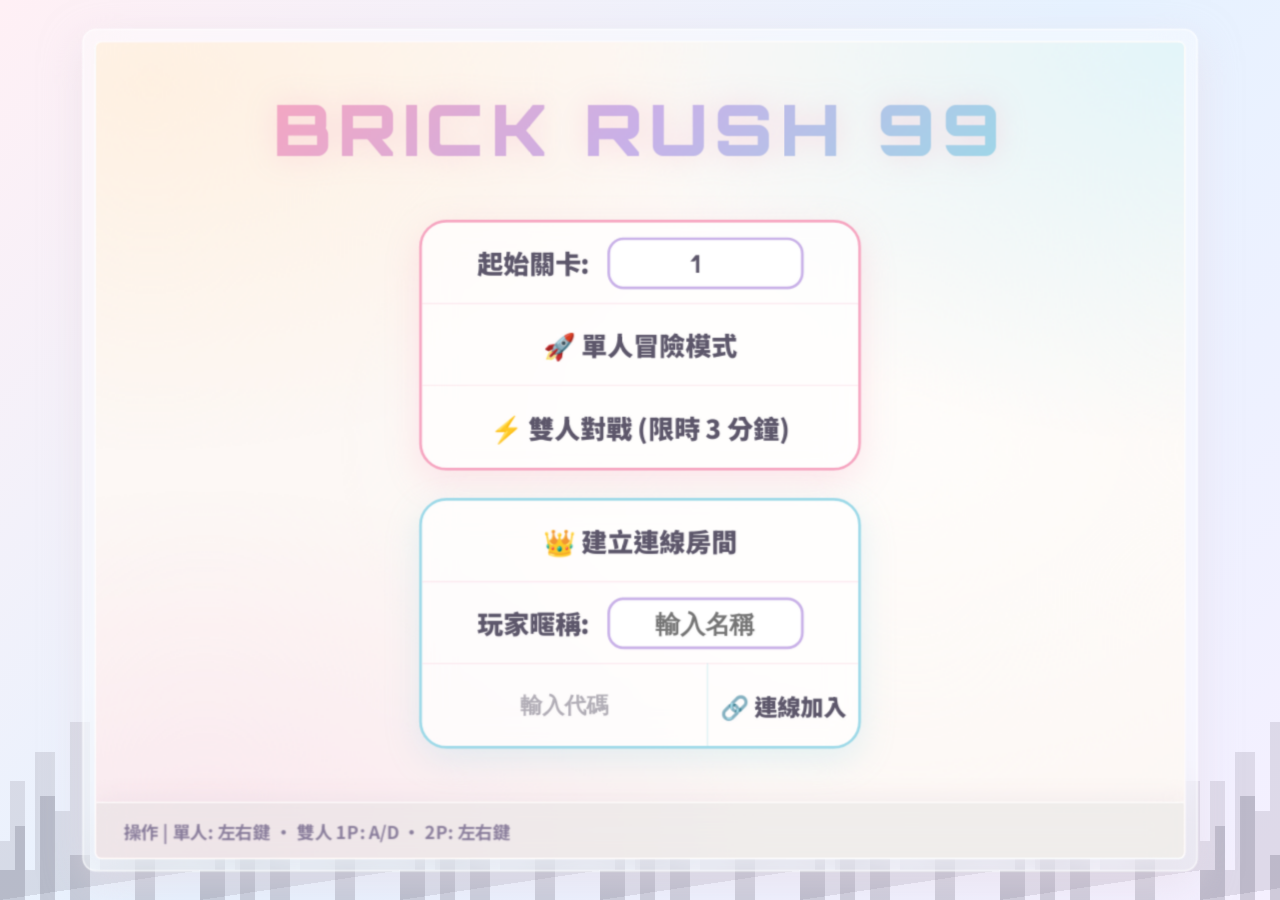
<file: backup/index.html>
<!doctype html>
<html lang="zh-Hant">
  <head>
    <meta charset="UTF-8" />
    <meta
      name="viewport"
      content="width=device-width, initial-scale=1.0, maximum-scale=1.0, user-scalable=no" />
    <title>BRICK RUSH 99</title>

    <!-- 新增 PWA 相關 meta 與 manifest -->
    <link rel="manifest" href="manifest.json" />
    <meta name="theme-color" content="#F6A6C1" />
    <meta name="apple-mobile-web-app-capable" content="yes" />
    <meta
      name="apple-mobile-web-app-status-bar-style"
      content="black-translucent" />
    <link rel="apple-touch-icon" href="icon-192.png" />
    <script src="https://cdn.socket.io/4.7.2/socket.io.min.js"></script>
    <style>
      @import url("https://fonts.googleapis.com/css2?family=Orbitron:wght@600;800;900&family=Noto+Sans+TC:wght@500;700;900&display=swap");

      body {
        /* 加上這行防止 Safari 下拉更新與彈性滑動 */
        overscroll-behavior: none;
        margin: 0;
        /* 馬卡龍明亮漸層底色 */
        background:
                      /* 1. 最上層：像素城市剪影 (利用 SVG 繪製，設定靠下對齊並水平重複) */
          url("data:image/svg+xml,%3Csvg xmlns='http://www.w3.org/2000/svg' viewBox='0 0 200 100' preserveAspectRatio='none' shape-rendering='crispEdges'%3E%3Cpath fill='rgba(93, 87, 107, 0.15)' d='M0,100 v-20 h10 v-20 h15 v30 h10 v-40 h20 v20 h15 v-30 h20 v50 h10 v-20 h20 v10 h15 v-40 h25 v30 h15 v-10 h25 v30 Z' /%3E%3Cpath fill='rgba(93, 87, 107, 0.25)' d='M0,100 v-10 h15 v-15 h10 v25 h15 v-35 h15 v40 h15 v-20 h20 v30 h10 v-15 h15 v10 h20 v-25 h20 v30 h15 v-10 h30 v25 Z' /%3E%3C/svg%3E")
            bottom left / 200px 33vh repeat-x,
          /* 2. 底層：原本的馬卡龍明亮漸層底色 */
          linear-gradient(135deg, #fff0f5 0%, #e6f2ff 50%, #f5f0ff 100%) !important;
        color: #5d576b; /* 改為深紫灰色以確保在亮底上清晰可見 */
        display: flex;
        justify-content: center;
        align-items: center;
        height: 100vh;
        font-family: "Noto Sans TC", sans-serif;
        overflow: hidden;

        /* 加入這三行防止文字選取與長按選單 */
        -webkit-user-select: none;
        user-select: none;
        -webkit-touch-callout: none;
      }

      #wrap {
        position: relative;
        border-radius: 10px;
        padding: 8px;
        /* 改為半透明白底毛玻璃 */
        background: rgba(255, 255, 255, 0.4);
        backdrop-filter: blur(16px);
        border: 1px solid rgba(255, 255, 255, 0.7);
        box-shadow: 0 10px 30px rgba(230, 215, 225, 0.5);
        flex-shrink: 0;
      }
      canvas {
        border-radius: 12px;
        border: 2px solid rgba(255, 255, 255, 0.8);
        box-shadow: 0 0 20px rgba(246, 166, 193, 0.3); /* 改用柔和粉色陰影 */
        display: none;
      }

      #status {
        position: absolute;
        top: -1px;
        left: 16px;
        right: 16px;
        display: none;
        justify-content: space-between;
        align-items: center;
        flex-wrap: nowrap;
        gap: 8px;
        pointer-events: none;
      }
      /* =========================================
               單人/連線模式專屬：水平狀態列佈局
               ========================================= */
      body.single-layout #status {
        justify-content: center;
        gap: 20px;
      }

      body.single-layout .stat-card {
        flex-direction: row; /* 從垂直改為水平排列 */
        border-radius: 40px; /* 圓角藥丸狀 */
        padding: 8px 12px;
        min-width: auto;
        gap: 16px;
        /*height: 48px; 固定較小的高度，防止往下擋住畫布 */
      }

      body.single-layout .score-bar,
      body.single-layout .energy-bar {
        margin-top: 0; /* 清除原本垂直排列用的邊距 */
        width: 90px;
        height: 10px;
        border-radius: 5px;
        display: block;
      }

      /* 將中央 Level 區塊的文字與數字改為水平 */
      body.single-layout .center-card {
        flex-direction: row;
      }

      body.single-layout .center-card > div {
        flex-direction: row !important;
        align-items: center;
        gap: 8px;
      }

      /* 隱藏原本用於垂直佈局的分隔線 */
      body.single-layout .center-card > div:nth-child(2) {
        display: none;
      }
      .stat-card {
        background: rgba(255, 255, 255, 0.75);
        border: 1px solid rgba(255, 255, 255, 0.9);
        border-radius: 12px;
        padding: 8px 18px;
        display: flex;
        flex-direction: column;
        align-items: center;
        gap: 8px;
        min-width: 160px;
        box-shadow: 0 4px 15px rgba(230, 215, 225, 0.4);
        backdrop-filter: blur(8px);
      }

      .stat-label {
        font-family: "Orbitron", sans-serif;
        font-size: 15px;
        font-weight: 800;
        letter-spacing: 1.5px;
        color: #8a7e9c; /* 加深確保清楚 */
        white-space: nowrap;
        text-shadow: none;
      }

      .stat-value {
        font-family: "Orbitron", sans-serif;
        font-size: 24px;
        font-weight: 900;
        color: #5d576b; /* 加深確保清楚 */
        text-shadow: none;
        white-space: nowrap;
      }

      .center-card {
        display: flex;
        flex-direction: row;
        align-items: center;
        gap: 15px;
        min-width: 200px;
      }

      .score-bar {
        width: 120px;
        height: 8px;
        background: rgba(230, 220, 235, 0.8);
        border-radius: 4px;
        overflow: hidden;
        border: 1px solid rgba(255, 255, 255, 0.9);
        flex-shrink: 0;
        display: none;
      }

      .energy-bar {
        width: 120px;
        height: 6px;
        margin-top: 4px;
        background: rgba(230, 220, 235, 0.8);
        border-radius: 3px;
        overflow: hidden;
        border: 1px solid rgba(255, 255, 255, 0.9);
        flex-shrink: 0;
      }

      .energy-fill,
      .score-fill {
        height: 100%;
        transition: width 0.2s cubic-bezier(0.4, 0, 0.2, 1);
        box-shadow: 0 0 12px currentColor;
      }

      .lives-display {
        display: flex;
        gap: 6px;
        align-items: center;
        margin-top: 2px;
      }

      .life-heart {
        width: 20px;
        height: 20px;
        background: url('data:image/svg+xml;utf8,<svg xmlns="http://www.w3.org/2000/svg" viewBox="0 0 24 24" fill="%23F6A6C1"><path d="M12 21.35l-1.45-1.32C5.4 15.36 2 12.28 2 8.5 2 5.42 4.42 3 7.5 3c1.74 0 3.41.81 4.5 2.09C13.09 3.81 14.76 3 16.5 3 19.58 3 22 5.42 22 8.5c0 3.78-3.4 6.86-8.55 11.54L12 21.35z"/></svg>')
          center/contain no-repeat;
        filter: drop-shadow(0 0 8px rgba(246, 166, 193, 0.62));
      }

      /* =========================================
                     首頁底部毛玻璃狀態列
                     ========================================= */
      #bottom-status-bar {
        position: absolute;
        bottom: 0;
        left: 0;
        right: 0;
        height: 40px;
        background: rgba(225, 225, 225, 0.45);
        backdrop-filter: blur(12px);
        -webkit-backdrop-filter: blur(12px);
        border-top: 1px solid rgba(255, 255, 255, 0.9);
        border-radius: 0 0 4px 4px; /* 貼合 overlay 圓角 */
        display: flex;
        justify-content: space-between;
        align-items: center;
        padding: 0 20px;
        box-shadow: 0 -4px 15px rgba(230, 215, 225, 0.3);
        z-index: 250; /* 確保在選單上方 */
        font-family: "Noto Sans TC", sans-serif;
      }

      /* 調整操作說明融入狀態列 */
      #cheat-info {
        color: #8a7e9c;
        font-size: 13px;
        font-weight: 700;
        letter-spacing: 0px;
        white-space: nowrap;
        margin: 0;
        padding: 0;
        background: none;
        border: none;
        backdrop-filter: none;
      }

      /* 將連線狀態與倒數計時整合到右側 */
      #status-right-group {
        display: flex;
        align-items: center;
        gap: 15px;
      }

      #room-status {
        font-size: 13px;
        font-weight: bold;
        text-align: right;
        margin: 0;
        display: none;
      }

      #lobby-countdown {
        font-size: 14px;
        color: #d96c8e;
        font-weight: 900;
        margin: 0;
        display: none;
        animation: pulseText 1s infinite alternate;
      }

      @keyframes pulseText {
        from {
          opacity: 0.8;
          transform: scale(1);
        }
        to {
          opacity: 1;
          transform: scale(1.05);
        }
      }

      #overlay {
        position: absolute;
        inset: 8px;
        background:
          radial-gradient(
            ellipse 70% 60% at 5% 5%,
            rgba(255, 240, 224, 0.9),
            transparent 75%
          ),
          radial-gradient(
            ellipse 70% 65% at 100% 0%,
            rgba(224, 245, 250, 0.9),
            transparent 75%
          ),
          radial-gradient(
            ellipse 70% 60% at 10% 100%,
            rgba(250, 230, 238, 0.9),
            transparent 75%
          ),
          radial-gradient(
            ellipse 70% 65% at 75% 50%,
            rgba(255, 253, 251, 0.95),
            transparent 75%
          ),
          #fdf8f5; /* 明亮柔和底 */

        display: flex;
        flex-direction: column;
        justify-content: center;
        align-items: center;
        z-index: 100;
        border-radius: 5px;
        border: 1px solid rgba(255, 255, 255, 0.8);
        overflow: hidden; /* 確保底部狀態列不會超出圓角 */
      }

      #overlay h1 {
        font-family: "Orbitron", "Noto Sans TC", sans-serif;
        font-size: 52px;
        font-weight: 900;
        margin-top: -50px !important; /* 縮小下邊距，讓說明框緊鄰標題 */
        background: linear-gradient(
          135deg,
          #f6a6c1 0%,
          #c9b1e8 50%,
          #9dd9e8 100%
        );
        -webkit-background-clip: text;
        -webkit-text-fill-color: transparent;
        filter: drop-shadow(0 0 10px rgba(246, 166, 193, 0.3));
        letter-spacing: 5px;
        max-width: 100%;
        text-align: center;
        box-sizing: border-box;
      }

      .btn {
        padding: 16px 40px;
        font-family: "Noto Sans TC", sans-serif;
        font-size: 19px;
        font-weight: 900;
        cursor: pointer;
        background: rgba(255, 255, 255, 0.8);
        backdrop-filter: blur(12px);
        -webkit-backdrop-filter: blur(12px);
        border: 2px solid #f6a6c1;
        color: #5d576b;
        text-shadow: none;
        border-radius: 14px;
        transition: all 0.3s cubic-bezier(0.4, 0, 0.2, 1);
        margin: 10px;

        /* [修改點 1]: 防止字體換行，設定為 max-content 並給定最小寬度 */
        width: max-content;
        min-width: 280px;
        white-space: nowrap;

        box-shadow: 0 8px 20px rgba(246, 166, 193, 0.2);
        letter-spacing: 1.5px;
      }

      .btn:hover {
        background: rgba(255, 255, 255, 0.95);
        border-color: #f6a6c1;
        transform: translateY(-3px) scale(1.02);
        box-shadow: 0 12px 30px rgba(246, 166, 193, 0.3);
      }

      .input-level {
        padding: 12px 20px;
        font-family: "Orbitron", sans-serif;
        font-size: 18px;
        font-weight: bold;
        border-radius: 14px;
        background: rgba(255, 255, 255, 0.8);
        border: 2px solid #c9b1e8;
        color: #5d576b;
        width: 100px;
        text-align: center;
        outline: none;
        box-shadow: inset 0 2px 10px rgba(201, 177, 232, 0.15);
      }
      .input-level:focus {
        border-color: #c9b1e8;
        background: rgba(255, 255, 255, 0.95);
      }

      /* 專屬馬卡龍選單按鈕 (底色與外框交換) */
      .menu-item-macaron {
        width: 320px;
        height: 64px;
        border-radius: 20px;
        display: flex;
        align-items: center;
        justify-content: center;
        gap: 12px;
        font-family: "Noto Sans TC", sans-serif;
        font-size: 19px;
        font-weight: 900;
        cursor: pointer;
        box-sizing: border-box;

        /* 按鈕底色半透毛玻璃效果 */
        background: rgba(255, 255, 255, 0.8);
        backdrop-filter: blur(12px);
        -webkit-backdrop-filter: blur(12px);

        /* 外框預設2px，顏色由下方 class 決定 */
        border: 2px solid;

        transition: all 0.3s cubic-bezier(0.4, 0, 0.2, 1);
        color: #5d576b; /* 白底使用深灰確保清晰 */
        margin: 0;
        white-space: nowrap;
      }

      .menu-item-macaron:hover {
        transform: translateY(-4px) scale(1.02);
        background: rgba(255, 255, 255, 0.95);
      }

      /* 外框改為馬卡龍色系，並加上同色系內外發光 */
      .macaron-yellow {
        border-color: #f6d98b;
        text-shadow: none;
        box-shadow: 0 8px 25px rgba(246, 217, 139, 0.3);
      }
      .macaron-yellow:hover {
        box-shadow: 0 12px 30px rgba(246, 217, 139, 0.4);
      }

      .macaron-pink {
        border-color: #f6a6c1;
        text-shadow: none;
        box-shadow: 0 8px 25px rgba(246, 166, 193, 0.3);
      }
      .macaron-pink:hover {
        box-shadow: 0 12px 30px rgba(246, 166, 193, 0.4);
      }

      .macaron-blue {
        border-color: #9dd9e8;
        text-shadow: none;
        box-shadow: 0 8px 25px rgba(157, 217, 232, 0.3);
      }
      .macaron-blue:hover {
        box-shadow: 0 12px 30px rgba(157, 217, 232, 0.4);
      }

      /* 輸入框一併調整成半透底、馬卡龍黃色外框 */
      .input-level-macaron {
        padding: 6px 12px;
        font-family: "Orbitron", sans-serif;
        font-size: 18px;
        font-weight: bold;
        border-radius: 12px;
        background: rgba(255, 255, 255, 0.8);
        border: 2px solid #f6d98b;
        color: #5d576b;
        width: 80px;
        text-align: center;
        outline: none;
        box-shadow: inset 0 2px 6px rgba(246, 217, 139, 0.15);
        transition: all 0.2s;
      }
      .input-level-macaron:focus {
        background: rgba(255, 255, 255, 0.95);
        border-color: #f9e9b5;
        box-shadow: 0 0 10px rgba(253, 224, 71, 0.4);
      }

      #loading {
        font-size: 18px;
        color: #d96c8e;
        letter-spacing: 1px;
      }

      /* 強制取消繼承 h1 的透明漸層與陰影，恢復正常文字顯示 */
      .victory-screen,
      .victory-screen * {
        -webkit-text-fill-color: initial !important;
        background-clip: border-box !important;
        -webkit-background-clip: border-box !important;
      }

      .victory-screen {
        display: flex;
        flex-direction: column;
        align-items: center;
        gap: 10px;
        width: 100%;
        margin-top: 40px;
      }
      .ranking-container {
        background: rgba(255, 255, 255, 0.85);
        border: 2px solid #f6a6c1;
        border-radius: 12px;
        padding: 12px 24px;
        width: 320px;
        max-height: 220px; /* 限制高度，超過可滾動 */
        overflow-y: auto;
        margin-top: 16px;
        box-shadow: 0 4px 15px rgba(246, 166, 193, 0.2);
      }

      /* 優化計分板配色，提高辨識度 */
      .ranking-item {
        display: flex;
        justify-content: space-between;
        align-items: center;
        padding: 10px 16px;
        border-bottom: 1px solid rgba(246, 166, 193, 0.3);
        font-family: "Noto Sans TC", sans-serif;
        font-size: 16px;
        font-weight: 700;
        color: #5d576b; /* 改為深灰色確保清晰 */
        background: rgba(255, 255, 255, 0.6);
      }
      .ranking-item:nth-child(even) {
        background: rgba(255, 255, 255, 0.8);
      }

      .ranking-item:last-child {
        border-bottom: none;
      }
      .trophy {
        font-size: 64px;
        filter: drop-shadow(0 0 10px rgba(246, 217, 139, 0.5));
        animation: bounce 1.5s infinite;
      }

      @keyframes bounce {
        0%,
        100% {
          transform: translateY(0);
        }
        50% {
          transform: translateY(-8px);
        }
      }

      .victory-title {
        font-family: "Orbitron", "Noto Sans TC", sans-serif;
        font-size: 42px;
        font-weight: 800;
        text-shadow: none;
        letter-spacing: 3px;
      }

      .winner-score {
        font-family: "Orbitron", sans-serif;
        font-size: 36px;
        font-weight: 800;
        color: #5d576b;
        text-shadow: none;
      }

      .vs-score {
        font-family: "Orbitron", sans-serif;
        font-size: 24px;
        color: #7a728a;
      }

      .vbtn-solo,
      .vbtn-group {
        position: absolute;
        bottom: 48px;
        display: none;
        align-items: center;
        gap: 16px;
        z-index: 1000;
        touch-action: none;
        -webkit-user-select: none;
        user-select: none;
        pointer-events: none;
      }
      #vbtn-solo-left {
        left: 20px;
      }
      #vbtn-solo-right {
        right: 20px;
      }
      #vbtn-p1-group {
        left: 20px;
      }
      #vbtn-p2-group {
        right: 20px;
      }

      .vbtn-group-label {
        position: absolute;
        top: -26px;
        left: 0;
        right: 0;
        text-align: center;
        font-family: "Orbitron", sans-serif;
        font-size: 14px;
        font-weight: 900;
        letter-spacing: 1.5px;
        text-shadow: 0 0 4px rgba(255, 255, 255, 0.8); /* 亮底加白光，或用深色文字 */
        opacity: 1;
      }

      .vbtn-solo .btn,
      .vbtn-group .btn {
        /* 加入這行，防止瀏覽器處理預設觸控手勢 (如雙擊放大) */
        touch-action: none;

        pointer-events: auto;
        box-sizing: border-box;
        flex-shrink: 0;
        padding: 0;
        margin: 0;
        color: #5d576b;
        font-weight: 900;
        font-size: 28px;
        width: 70px;
        height: 70px;
        min-width: 70px;
        min-height: 70px;
        display: flex;
        align-items: center;
        justify-content: center;
        border-radius: 50%;
        aspect-ratio: 1 / 1;
        background: rgba(255, 255, 255, 0.8);
        border: 2px solid #c9b1e8;
        backdrop-filter: blur(8px);
        -webkit-backdrop-filter: blur(8px);
        box-shadow: 0 4px 10px rgba(201, 177, 232, 0.3);
        opacity: 0.9;
        transition:
          background 0.15s ease,
          transform 0.1s ease,
          opacity 0.15s ease,
          border-color 0.15s ease;
      }
      .vbtn-solo .btn.pressed,
      .vbtn-group .btn.pressed {
        background: rgba(255, 255, 255, 0.95);
        color: #5d576b;
        border-color: #f6a6c1;
        opacity: 1;
        transform: scale(0.92);
        box-shadow: 0 0 15px rgba(246, 166, 193, 0.4);
      }

      /* Online Battle UI */
      body.online-battle-mode #game {
        margin-bottom: 10px;
      }
      body.online-battle-mode .score-bar {
        display: none !important;
      }
      #game-wrap.online-battle-layout {
        width: min(1060px, 96vw);
      }
      /* 新增左右與下方對手容器 */
      /* 左右兩側對手容器 */
      .side-opponents {
        display: none;
        position: absolute;
        top: 0;
        width: 160px; /* 稍微加寬以容納完整卡片 */
        max-height: 600px;
        flex-direction: column;
        gap: 10px;
        z-index: 50;
      }
      #online-opponents-left {
        right: calc(100% + 16px);
      }
      #online-opponents-right {
        left: calc(100% + 16px);
      }

      /* 下方對手容器 */
      .bottom-opponents {
        display: none;
        position: absolute;
        top: calc(100% + 16px);
        left: 0;
        right: 0;
        flex-wrap: wrap;
        justify-content: center;
        gap: 10px;
      }
      .bottom-opponent-tag {
        background: rgba(255, 255, 255, 0.9);
        border: 2px solid #c9b1e8;
        border-radius: 8px;
        padding: 8px 16px;
        font-family: "Orbitron", "Noto Sans TC", sans-serif;
        font-size: 14px;
        font-weight: 900;
        color: #5d576b;
        white-space: nowrap;
        box-shadow: 0 4px 10px rgba(201, 177, 232, 0.2);
      }

      /* 確保縮圖卡片樣式正確套用 */
      .online-opponent {
        position: relative;
        padding: 8px;
        box-sizing: border-box;
        border-radius: 10px;
        border: 2px solid #c9b1e8 !important; /* 馬卡龍紫色邊框 */
        background: rgba(255, 255, 255, 0.85) !important; /* 改為半透明白底 */
        backdrop-filter: blur(8px);
        max-width: 150px;
        max-height: 150px;
      }
      .online-opponent.eliminated {
        opacity: 0.5;
        filter: grayscale(0.8);
      }
      .online-opponent-head {
        display: flex;
        justify-content: space-between;
        align-items: center;
        gap: 6px;
        font-family: "Noto Sans TC", sans-serif;
        font-size: 12px;
        font-weight: 900;
        margin-bottom: 6px;
        color: #5d576b !important; /* 確保高對比清晰度 */
      }
      .online-mini {
        display: block;
        width: 100%;
        aspect-ratio: 4/3; /* 自動維持比例 */
        height: auto;
        background: #fdf4f6;
        border-radius: 6px;
        border: 1px solid rgba(255, 255, 255, 0.9);
      }
      #online-attack-status {
        display: none;
        position: absolute;
        left: 50%;
        bottom: 12px;
        transform: translateX(-50%);
        z-index: 300;
        padding: 8px 16px;
        border-radius: 999px;
        background: rgba(255, 255, 255, 0.95);
        border: 2px solid #f6d98b;
        color: #d4a373; /* 偏深的黃/橘確保清晰 */
        font-weight: 900;
        font-size: 14px;
        pointer-events: none;
        white-space: nowrap;
        box-shadow: 0 4px 10px rgba(246, 217, 139, 0.3);
      }
      #online-blind {
        display: none;
        position: absolute;
        inset: 16px;
        z-index: 280;
        border-radius: 12px;
        /* 移除 logo 圖片，保留粉色漸層底 */
        background: radial-gradient(
          circle at center,
          rgba(255, 255, 255, 0.4),
          rgba(246, 166, 193, 0.85)
        );

        /* 新增：強烈的毛玻璃模糊，讓對手完全看不清球在哪 */
        backdrop-filter: blur(12px);
        -webkit-backdrop-filter: blur(12px);

        opacity: 0.85;
        pointer-events: none;
        animation: onlineBlindPulse 0.45s infinite alternate;
      }

      /* 利用虛擬元素直接在正中央產生文字，完全不需要改 HTML */
      #online-blind::after {
        content: "⚠ VISION LOST";
        position: absolute;
        top: 50%;
        left: 50%;
        transform: translate(-50%, -50%);
        font-family: "Orbitron", sans-serif;
        font-size: 42px;
        font-weight: 900;
        color: #fffdfb;
        text-shadow:
          0 0 20px #e0576b,
          0 0 40px #e0576b;
        white-space: nowrap;
        letter-spacing: 3px;
      }

      @keyframes onlineBlindPulse {
        from {
          opacity: 0.7;
          transform: scale(1);
        }
        to {
          opacity: 0.95;
          transform: scale(1.025);
        }
      }
      #p1-energy-wrap.online-energy-ready {
        cursor: pointer;
        animation: onlineEnergyPulse 0.65s infinite alternate;
      }
      @keyframes onlineEnergyPulse {
        from {
          filter: drop-shadow(0 0 2px #f6d98b);
        }
        to {
          filter: drop-shadow(0 0 14px #f6d98b);
        }
      }
      @media (max-width: 1100px) {
        #online-opponents {
          left: 50%;
          top: calc(100% + 12px);
          transform: translateX(-50%);
          width: min(90vw, 430px);
          max-height: 190px;
          display: none;
          flex-wrap: wrap;
          gap: 6px;
          overflow-y: auto;
        }
        .online-opponent {
          width: 194px;
          margin: 0;
        }
        .online-mini {
          width: 180px;
          height: 126px;
        }
      }
      /* =========================================
               1. 首頁選單群組化排版 (無間隙設計)
               ========================================= */
      .menu-group {
        width: 320px;
        display: flex;
        flex-direction: column;
        border-radius: 20px;
        overflow: hidden;
        border: 2px solid;
        background: rgba(255, 255, 255, 0.7);
        backdrop-filter: blur(12px);
        -webkit-backdrop-filter: blur(12px);
      }
      .menu-group-top {
        border-color: #f6a6c1;
        box-shadow: 0 8px 25px rgba(246, 166, 193, 0.25);
      }
      .menu-group-bottom {
        border-color: #9dd9e8;
        box-shadow: 0 8px 25px rgba(157, 217, 232, 0.25);
      }
      .menu-group-item {
        width: 100%;
        height: 60px;
        display: flex;
        align-items: center;
        justify-content: center;
        gap: 12px;
        background: transparent;
        border: none;
        border-bottom: 1px solid rgba(246, 166, 193, 0.2);
        color: #5d576b;
        font-family: "Noto Sans TC", sans-serif;
        font-size: 19px;
        font-weight: 900;
        cursor: pointer;
        box-sizing: border-box;
        transition: background 0.3s ease;
        margin: 0;
        padding: 0;
      }
      .menu-group-item:last-child {
        border-bottom: none;
      }
      button.menu-group-item:hover {
        background: rgba(255, 255, 255, 0.85);
      }
      div.menu-group-item {
        cursor: default;
      }

      .menu-group-item input[type="number"],
      .menu-group-item input[type="text"]:not(#room-code-input) {
        background: rgba(255, 255, 255, 0.8);
        border: 2px solid #c9b1e8;
        color: #5d576b;
        font-family: "Orbitron", sans-serif;
        font-size: 18px;
        font-weight: bold;
        text-align: center;
        border-radius: 12px;
        padding: 6px 10px;
        width: 120px;
        outline: none;
        transition: all 0.3s;
      }
      .menu-group-item input:focus {
        background: rgba(255, 255, 255, 0.95);
        border-color: #f6a6c1;
        box-shadow: 0 0 10px rgba(246, 166, 193, 0.3);
      }

      /* 左右分割的輸入框與按鈕 */
      .menu-group-item.split {
        gap: 0;
      }
      .menu-group-item.split input {
        flex: 1;
        min-width: 0; /* 關鍵：解除 input 預設寬度限制，防止撐破外框 */
        width: 100%;
        height: 100%;
        border-radius: 0;
        border: none;
        border-right: 1px solid rgba(157, 217, 232, 0.3);
        background: transparent;
        text-transform: uppercase;
        font-family: "Orbitron", sans-serif;
        font-size: 16px;
        font-weight: bold;
        color: #5d576b;
        text-align: center;
        outline: none;
      }
      .menu-group-item.split input::placeholder {
        text-transform: none;
        color: rgba(93, 87, 107, 0.48);
      }
      .menu-group-item.split input:focus {
        background: rgba(255, 255, 255, 0.85);
      }

      .menu-group-item.split button {
        flex: 0 0 110px; /* 固定按鈕寬度為 110px */
        width: 110px;
        height: 100%;
        background: transparent;
        border: none;
        color: #5d576b;
        font-family: "Noto Sans TC", sans-serif;
        font-size: 17px;
        font-weight: 900;
        cursor: pointer;
        transition: background 0.3s ease;
        white-space: nowrap;

        /* 確保文字絕對置中 */
        display: flex;
        justify-content: center;
        align-items: center;
        padding: 0;
        margin: 0;
      }
      .menu-group-item.split button:hover {
        background: rgba(255, 255, 255, 0.85);
      }

      /* =========================================
               2. 多人連線大廳網格排版 (支援 99 人與捲軸)
               ========================================= */
      #player-list {
        display: grid !important;
        grid-template-columns: repeat(3, 1fr);
        /* 加入這行，讓網格項目強制靠上方緊密排列 */
        align-content: start !important;
        gap: 8px;
        background: rgba(255, 255, 255, 0.75) !important;
        padding: 16px !important;

        width: 100%;
        min-width: 540px; /* 確保有足夠寬度容納 3 欄 */
        min-height: 215px; /* 預留 4 列空間 */
        max-height: 215px; /* 超過 4 列觸發捲軸 */
        overflow-y: auto;
        margin-bottom: 20px;
        border: 2px solid #c9b1e8 !important;
        box-shadow: 0 4px 15px rgba(201, 177, 232, 0.2);
        box-sizing: border-box;
      }

      /* 美化捲軸 */
      #player-list::-webkit-scrollbar {
        width: 6px;
      }
      #player-list::-webkit-scrollbar-track {
        background: transparent;
      }
      #player-list::-webkit-scrollbar-thumb {
        background: rgba(201, 177, 232, 0.5);
        border-radius: 3px;
      }

      .lobby-player-item {
        font-family: "Noto Sans TC", sans-serif;
        font-size: 14px;
        padding: 0 12px;
        display: flex;
        justify-content: space-between;
        align-items: center;
        border-radius: 8px;
        background: rgba(255, 255, 255, 0.7);
        border: 1px solid rgba(201, 177, 232, 0.5);
        color: #5d576b;
        box-sizing: border-box;
        height: 35px;
      }
      /* 手機版 (寬度 768px 以下) 的專屬排版 */
      @media (max-width: 768px) {
        /* 大廳網格改為 2 欄，取消絕對寬度限制 */
        #player-list {
          min-width: 100% !important;
          grid-template-columns: repeat(3, 1fr) !important;
          padding: 12px !important;
        }

        /* 選單群組自動適應手機寬度 */
        .menu-group {
          width: 90vw;
          max-width: 320px;
        }
      }
      @media (max-width: 1000px) {
        /* 縮小手機版的對手畫布尺寸以節省空間 */
        .online-opponent {
          width: 110px !important;
          padding: 4px !important;
        }
        .online-mini {
          width: 100% !important;
          border-radius: 4px !important;
        }
        .online-opponent-head {
          font-size: 10px !important;
        }
      }
      @media (max-width: 768px) {
        .vbtn-solo .btn,
        .vbtn-group .btn {
          width: 80px; /* 放大觸控區 */
          height: 80px;
          font-size: 32px; /* 箭頭放大 */
        }

        /* 讓按鈕緊貼螢幕下緣與兩側 */
        #vbtn-solo-left,
        #vbtn-p1-group {
          left: 10px;
          bottom: 20px;
        }
        #vbtn-solo-right,
        #vbtn-p2-group {
          right: 10px;
          bottom: 20px;
        }
      }
      @media (orientation: portrait) {
        /* 1. 下方預留空間 */
        body.online-battle-mode #wrap {
          padding-top: 16px !important;
          padding-bottom: 520px !important;
        }

        /* 2. 容器設定橫向排列與欄位間距 */
        .side-opponents {
          position: absolute !important;
          width: calc(100% - 32px) !important;
          left: 16px !important;
          right: 16px !important;
          flex-direction: row !important;
          gap: 10px !important; /* 卡片之間的緊密間距 */
        }

        #online-opponents-left {
          top: auto !important;
        }

        #online-opponents-right {
          top: auto !important;
        }

        /* 3. 卡片自動伸展填滿整排 (消除大間隙並拉寬) */
        .online-opponent {
          flex: 1 1 0px !important; /* 自動平分剩餘空間並拉寬 */
          width: auto !important; /* 解除固定寬度限制 */
          padding: 6px !important;
          margin: 0 !important;
        }

        /* 4. 畫布隨寬度自動等比放大 */
        .online-mini {
          width: 100% !important;
          height: auto !important;
          aspect-ratio: 4 / 3 !important;
        }

        .bottom-opponents {
          top: calc(100% + 16px) !important;
        }
      }
      #rotate-prompt {
        display: none;
        position: fixed;
        inset: 0;
        background: rgba(255, 255, 255, 0.95);
        backdrop-filter: blur(10px);
        z-index: 99999;
        justify-content: center;
        align-items: center;
        flex-direction: column;
        font-size: 28px;
        font-weight: 900;
        color: #e0576b;
        text-align: center;
        line-height: 1.5;
      }

      /* 精準判定 iPad/平板：橫向、觸控設備、且橫向時高度仍大於 600px */
      @media (orientation: landscape) and (min-height: 600px) and (hover: none) {
        body.online-battle-mode #rotate-prompt {
          display: flex;
        }
      }
    </style>
  </head>
  <body>
    <div id="rotate-prompt">
      📱<br />請將設備轉為直向<br />以顯示完整對戰畫面
    </div>
    <div id="vbtn-solo-left" class="vbtn-solo"><div class="btn">◀</div></div>
    <div id="vbtn-solo-right" class="vbtn-solo"><div class="btn">▶</div></div>

    <div id="vbtn-p1-group" class="vbtn-group">
      <span class="vbtn-group-label" style="color: #d96c8e">1P</span>
      <div class="btn">◀</div>
      <div class="btn">▶</div>
    </div>
    <div id="vbtn-p2-group" class="vbtn-group">
      <span class="vbtn-group-label" style="color: #5fa8d3">2P</span>
      <div class="btn">◀</div>
      <div class="btn">▶</div>
    </div>
    <div id="wrap" style="width: 800px; height: 600px">
      <div id="overlay">
        <h1 id="title">BRICK RUSH 99</h1>

        <div id="loading">正在載入遊戲資源...</div>
        <div
          id="menu-btns"
          style="
            display: none;
            flex-direction: column;
            align-items: center;
            gap: 20px;
            width: 100%;
          ">
          <!-- 上方群組：選關與模式 -->
          <div class="menu-group menu-group-top">
            <div class="menu-group-item">
              <label>起始關卡:</label>
              <input
                type="number"
                id="start-level"
                value="1"
                min="1"
                max="999" />
            </div>
            <button class="menu-group-item" onclick="startGame(1)">
              🚀 單人冒險模式
            </button>
            <button class="menu-group-item" onclick="startGame(2)">
              ⚡ 雙人對戰 (限時 3 分鐘)
            </button>
          </div>

          <!-- 下方群組：連線功能 -->
          <div class="menu-group menu-group-bottom">
            <button class="menu-group-item" onclick="createRoom()">
              👑 建立連線房間
            </button>
            <div class="menu-group-item">
              <label>玩家暱稱:</label>
              <input
                type="text"
                id="player-name-input"
                placeholder="輸入名稱"
                maxlength="10" />
            </div>
            <div class="menu-group-item split">
              <input type="text" id="room-code-input" placeholder="輸入代碼" />
              <button onclick="joinRoom()">🔗 連線加入</button>
            </div>
          </div>
        </div>
        <!-- menu-btns 結束標籤 -->

        <!-- 新增的大廳與準備畫面 -->
        <div
          id="lobby-screen"
          style="
            display: none;
            flex-direction: column;
            align-items: center;
            width: 100%;
            z-index: 200;
          ">
          <div style="font-size: 16px; color: #7a728a; margin-bottom: 4px">
            多人連線大廳
          </div>
          <h2
            style="
              color: #dda15e;
              font-family: &quot;Orbitron&quot;;
              font-size: 28px;
              margin-bottom: 10px;
            ">
            房間代碼: <span id="lobby-code" style="color: #5d576b"></span>
          </h2>

          <div id="player-list">
            <!-- JS 會在這裡動態列出所有玩家 -->
          </div>

          <button
            id="btn-ready"
            class="menu-item-macaron macaron-pink"
            onclick="toggleReady()">
            準備完成
          </button>
        </div>

        <!-- 底部狀態列 -->
        <div id="bottom-status-bar">
          <div id="cheat-info">
            操作 | 單人: 左右鍵 · 雙人 1P: A/D · 2P: 左右鍵
          </div>
          <div id="status-right-group">
            <div id="room-status"></div>
            <div id="lobby-countdown">10s...</div>
          </div>
        </div>
      </div>

      <div id="status">
        <div class="stat-card">
          <!-- 排名與 1P 標籤並排 -->
          <div style="display: flex; gap: 8px; align-items: center">
            <span
              class="stat-label"
              style="color: #dda15e; font-size: 16px"
              id="p1-rank"></span>
            <span class="stat-label" id="p1-label" style="color: #d96c8e"
              >1P <span class="stat-value" id="p1-score">0</span></span
            >
          </div>

          <div class="score-bar">
            <div
              id="p1-width-bar"
              class="score-fill"
              style="background: #f6a6c1; width: 100%"></div>
          </div>
          <!-- 能量條與愛心...保持原樣 -->
          <div class="energy-bar" id="p1-energy-wrap">
            <div
              id="p1-energy-bar"
              class="energy-fill"
              style="
                background: linear-gradient(90deg, #f6a6c1, #c9b1e8);
                width: 0%;
              "></div>
          </div>
          <div id="p1-lives" class="lives-display" style="display: none"></div>
        </div>
        <div
          class="stat-card center-card"
          style="
            background: rgba(255, 255, 255, 0.85);
            border: 2px solid #f2c1d1;
            box-shadow: 0 4px 15px rgba(246, 166, 193, 0.2);
          ">
          <div
            style="display: flex; flex-direction: column; align-items: center"
            id="timer-container">
            <span class="stat-label" style="color: #dda15e">TIME</span>
            <span id="timer-txt" class="stat-value">03:00</span>
          </div>
          <div
            style="
              width: 1px;
              height: 40px;
              background: rgba(246, 166, 193, 0.5);
            "></div>
          <div
            style="display: flex; flex-direction: column; align-items: center">
            <span class="stat-label" style="color: #7a728a">LEVEL</span>
            <span id="level-txt" class="stat-value">1</span>
          </div>
        </div>
        <div class="stat-card" id="p2-card">
          <span class="stat-label" style="color: #5fa8d3"
            >2P <span class="stat-value" id="p2-score">0</span></span
          >

          <div class="score-bar">
            <div
              id="p2-width-bar"
              class="score-fill"
              style="background: #9dd9e8; width: 100%"></div>
          </div>
          <div class="energy-bar" id="p2-energy-wrap">
            <div
              id="p2-energy-bar"
              class="energy-fill"
              style="
                background: linear-gradient(90deg, #9dd9e8, #a9b8e8);
                width: 0%;
              "></div>
          </div>
        </div>
      </div>

      <canvas id="game" width="800" height="600"></canvas>

      <div id="online-opponents-left" class="side-opponents"></div>
      <div id="online-opponents-right" class="side-opponents"></div>
      <div id="online-opponents-bottom" class="bottom-opponents"></div>
      <div id="online-blind"></div>
      <div id="online-attack-status"></div>
    </div>

    <script>
      const IMG = {
        brickFull: [
          "assets/Breakout Tile Set Free/PNG/01-Breakout-Tiles.png",
          "assets/Breakout Tile Set Free/PNG/03-Breakout-Tiles.png",
          "assets/Breakout Tile Set Free/PNG/05-Breakout-Tiles.png",
          "assets/Breakout Tile Set Free/PNG/07-Breakout-Tiles.png",
          "assets/Breakout Tile Set Free/PNG/09-Breakout-Tiles.png",
          "assets/Breakout Tile Set Free/PNG/11-Breakout-Tiles.png",
          "assets/Breakout Tile Set Free/PNG/13-Breakout-Tiles.png",
        ],
        brickCrack: [
          "assets/Breakout Tile Set Free/PNG/02-Breakout-Tiles.png",
          "assets/Breakout Tile Set Free/PNG/04-Breakout-Tiles.png",
          "assets/Breakout Tile Set Free/PNG/06-Breakout-Tiles.png",
          "assets/Breakout Tile Set Free/PNG/08-Breakout-Tiles.png",
          "assets/Breakout Tile Set Free/PNG/10-Breakout-Tiles.png",
          "assets/Breakout Tile Set Free/PNG/12-Breakout-Tiles.png",
          "assets/Breakout Tile Set Free/PNG/14-Breakout-Tiles.png",
        ],

        slow: "assets/Breakout Tile Set Free/PNG/41-Breakout-Tiles.png",
        fire: "assets/Breakout Tile Set Free/PNG/44-Breakout-Tiles.png",
        grow: "assets/Breakout Tile Set Free/PNG/47-Breakout-Tiles.png",

        padS: "assets/Breakout Tile Set Free/PNG/51-Breakout-Tiles.png",
        padM: "assets/Breakout Tile Set Free/PNG/53-Breakout-Tiles.png",
        padL: "assets/Breakout Tile Set Free/PNG/55-Breakout-Tiles.png",

        ball: "assets/Breakout Tile Set Free/PNG/58-Breakout-Tiles.png",
        heart: "assets/Breakout Tile Set Free/PNG/60-Breakout-Tiles.png",
      };

      const SND = {
        hit: "assets/sounds/brick_hit.mp3",
        brk: "assets/sounds/brick_break.mp3",
        bounce: "assets/sounds/ball_bounce.mp3",
        music: "assets/sounds/bg_music.mp3",
      };

      const loaded = {};
      // ========================================
      // 程式化關卡背景
      // 每一關都會隨機產生不同的柔和馬卡龍漸層
      // ========================================

      let currentBg = null;

      const BG_PALETTES = [
        {
          name: "Pink Sky",
          colors: ["#F06FAE", "#FF9F7A", "#7CCBE8", "#D99BEA"],
        },

        {
          name: "Baby Blue",
          colors: ["#55BCE5", "#7ED8EA", "#F27FAE", "#B39BE8"],
        },

        {
          name: "Lavender Dream",
          colors: ["#A985DC", "#D58BCB", "#72BFE5", "#F09AB8"],
        },

        {
          name: "Mint Dream",
          colors: ["#58C99A", "#83DDB5", "#69C5E5", "#E88EBA"],
        },

        {
          name: "Lemon Candy",
          colors: ["#E8C83F", "#FF9F68", "#6EC8E5", "#DD8EC5"],
        },

        {
          name: "Candy Pop",
          colors: ["#EF6FA8", "#62C2E8", "#65D2A2", "#A98AE0"],
        },
      ];

      function createRandomBackground() {
        // 隨機選一個完整主題
        const palette =
          BG_PALETTES[Math.floor(Math.random() * BG_PALETTES.length)];

        // 每一關固定使用 4 個主要色彩
        const positions = [
          { x: 0.05, y: 0.05 },
          { x: 0.95, y: 0.05 },
          { x: 0.05, y: 0.95 },
          { x: 0.95, y: 0.9 },
        ];

        const glow = [];

        for (let i = 0; i < 4; i++) {
          glow.push({
            color: palette.colors[i],

            // 固定在四個角落附近
            x: positions[i].x,
            y: positions[i].y,

            // ⭐ 比原本小很多
            radius: 0.32 + Math.random() * 0.1,
          });
        }

        return {
          // ⭐ 不要再使用幾乎白色的底
          base: "#F4EDE7",

          glow,
        };
      }
      function loadAll() {
        const jobs = [];
        for (const [k, src] of Object.entries(IMG)) {
          const list = Array.isArray(src) ? src : [src];
          list.forEach((s, i) => {
            jobs.push(
              new Promise((res) => {
                const im = new Image();
                im.src = s;
                const done = (img) => {
                  if (Array.isArray(src)) {
                    (loaded[k] = loaded[k] || [])[i] = img;
                  } else loaded[k] = img;
                  res();
                };
                im.onload = () => done(im);
                im.onerror = () => done(null);
                setTimeout(() => {
                  if (!loaded[k]) done(null);
                }, 8000);
              }),
            );
          });
        }

        for (const [k, s] of Object.entries(SND)) {
          const a = new Audio(s);
          a.volume = 0.5;
          loaded[k] = a;
          a.play()
            .then(() => {
              a.pause();
              a.currentTime = 0;
            })
            .catch(() => {});
        }
        loaded.music.loop = true;
        loaded.music.volume = 0.25;
        return Promise.all(jobs);
      }

      const cv = document.getElementById("game"),
        ctx = cv.getContext("2d");
      const overlay = document.getElementById("overlay"),
        menuBtns = document.getElementById("menu-btns"),
        loadingTxt = document.getElementById("loading"),
        titleEl = document.getElementById("title"),
        levelTxt = document.getElementById("level-txt"),
        timerTxt = document.getElementById("timer-txt"),
        timerContainer = document.getElementById("timer-container"),
        p1ScoreEl = document.getElementById("p1-score"),
        p2ScoreEl = document.getElementById("p2-score"),
        p1WidthBar = document.getElementById("p1-width-bar"),
        p2WidthBar = document.getElementById("p2-width-bar"),
        p1EnergyBar = document.getElementById("p1-energy-bar"),
        p2EnergyBar = document.getElementById("p2-energy-bar");

      let mode = 1;
      let level = 1,
        running = false,
        animId = null;
      const keys = {};
      let showVirtual = false;

      let gameTimeRemaining = 180;
      let comboCount = 0;
      let comboTimer = 0;

      // Online Battle：本機跑自己的物理，Server 只交換狀態快照與干擾事件。
      let onlineMode = false,
        myPlayerId = null,
        onlinePlayers = {};
      let onlineLastStateSend = 0,
        onlineBlindTimer = 0,
        onlineSpeedTimer = 0;
      let onlineEliminated = false,
        onlineMatchFinished = false,
        onlineAttackCooldown = 0,
        onlineAttackPending = false;

      // [修改點 4]: Boss 擴充 parts 屬性，用於隨機組合外觀
      let boss = {
        active: false,
        level: 10,
        x: 400,
        y: 150,
        w: 160,
        h: 100,
        hp: 100,
        maxHp: 100,
        phase: 1,
        dx: 2,
        attackCooldown: 0,
        bullets: [],
        flashTimer: 0,
        parts: {},
      };

      function makePlayer(color, lightColor) {
        return {
          x: 0,
          y: 556,
          w: 120,
          h: 22,
          speed: 9,
          minW: 50,
          maxW: 320,
          color,
          lightColor,
          score: 0,
          ball: {
            x: 400,
            y: 300,
            r: 11,
            dx: 0,
            dy: 0,
            fire: false,
            owner: null,
          },
          shrinkFx: 0,
          energy: 0,
          maxEnergy: 10,
          reversed: false,
          reversedTimer: 0,
          lives: 3,
        };
      }

      let p1,
        p2,
        bricks = [],
        drops = [],
        particles = [],
        floatTexts = [];
      const MEMBERS = [
        { name: "AHYEON", color: "#ec4899", light: "#F6A6C1" },
        { name: "RUKA", color: "#a855f7", light: "#C9B1E8" },
        { name: "CHIQUITA", color: "#eab308", light: "#F6D98B" },
        { name: "ASA", color: "#06b6d4", light: "#9DD9E8" },
        { name: "RAMI", color: "#10b981", light: "#34d399" },
        { name: "PHARITA", color: "#f97316", light: "#fb923c" },
        { name: "RORA", color: "#E79AAA", light: "#fb7185" },
      ];

      function lightenColor(color, factor) {
        const num = parseInt(color.slice(1), 16);
        const r = (num >> 16) & 255;
        const g = (num >> 8) & 255;
        const b = num & 255;
        const nr = Math.round(r + (255 - r) * factor);
        const ng = Math.round(g + (255 - g) * factor);
        const nb = Math.round(b + (255 - b) * factor);
        return `#${((1 << 24) + (nr << 16) + (ng << 8) + nb).toString(16).slice(1)}`;
      }

      function formatTime(seconds) {
        const m = Math.floor(seconds / 60)
          .toString()
          .padStart(2, "0");
        const s = Math.floor(seconds % 60)
          .toString()
          .padStart(2, "0");
        return `${m}:${s}`;
      }

      function buildLevel(lv) {
        bricks = [];
        drops = [];
        boss.active = false;
        currentBg = createRandomBackground();
        boss.bullets = [];
        levelTxt.textContent = lv >= 5 ? `∞ ${lv}` : lv;

        const bw = 72,
          bh = 24,
          pad = 8;

        // 統一的放磚塊函式，加入自訂 offset 支援
        function push(c, r, hp, isMoving = false, forceOffT = null) {
          const cols = 9,
            offL = (cv.width - cols * (bw + pad) - pad) / 2;
          const defaultOffT = mode === 2 ? 80 : 50;
          const offT = forceOffT !== null ? forceOffT : defaultOffT;

          // 若為 Boss 關，雙人盾牌往下移至 310，單人維持預設 260
          const shieldOffT = mode === 2 ? 280 : 250;

          const memberIndex = (r * cols + c) % MEMBERS.length;
          let bX = c * (bw + pad) + offL;
          bricks.push({
            x: bX,
            y: r * (bh + pad) + offT,
            w: bw,
            h: bh,
            hp,
            maxHp: hp,
            ci: memberIndex,
            isMoving: isMoving,
            dx: isMoving ? (Math.random() > 0.5 ? 1 : -1) * 1.5 : 0,
            minX: bX - 30,
            maxX: bX + 30,
          });
        }

        // Boss 關卡判斷 (每 10 關)
        if (lv % 10 === 0) {
          spawnBoss(lv);
          // [修改點 2]: Boss 關加隨機磚塊作為防護盾
          let shieldRows = 2;
          for (let r = 0; r < shieldRows; r++) {
            for (let c = 0; c < 9; c += 2) {
              // 隔列放磚
              let hp = 3 + Math.floor(lv / 10);
              if (hp > 6) hp = 6;
              push(c, r, hp, true, 260); // 往下偏移到 Y=260，不擋住 Boss
            }
          }
          return;
        }

        if (lv === 1) {
          const rows = 5,
            cols = 9;
          for (let r = 0; r < rows; r++)
            for (let c = r; c < cols - r; c++) push(c, r, r === 0 ? 2 : 1);
        } else if (lv === 2) {
          const heart = [
            [0, 1, 1, 0, 0, 0, 1, 1, 0],
            [1, 1, 1, 1, 0, 1, 1, 1, 1],
            [1, 1, 1, 1, 1, 1, 1, 1, 1],
            [0, 1, 1, 1, 1, 1, 1, 1, 0],
            [0, 0, 1, 1, 1, 1, 1, 0, 0],
            [0, 0, 0, 1, 1, 1, 0, 0, 0],
            [0, 0, 0, 0, 1, 0, 0, 0, 0],
          ];
          heart.forEach((row, r) =>
            row.forEach((v, c) => {
              if (v) push(c, r, r < 2 ? 2 : 1);
            }),
          );
        } else if (lv === 3) {
          const ship = [
            [0, 0, 0, 0, 1, 0, 0, 0, 0],
            [0, 0, 0, 1, 2, 1, 0, 0, 0],
            [0, 1, 1, 1, 2, 1, 1, 1, 0],
            [1, 1, 0, 1, 1, 1, 0, 1, 1],
            [1, 0, 0, 0, 1, 0, 0, 0, 1],
          ];
          ship.forEach((row, r) =>
            row.forEach((v, c) => {
              if (v > 0) push(c, r, v);
            }),
          );
        } else {
          // [修改點 3]: 第四關後不再只是滿版長方形，加入多種 Pattern
          let rows = Math.min(8, 4 + Math.floor(lv / 3));
          let cols = 9;
          let movingRatio = Math.min(0.4, (lv - 4) * 0.05);

          // 6種不同陣型輪替或隨機
          let patternType = (lv - 4) % 6;

          for (let r = 0; r < rows; r++) {
            for (let c = 0; c < cols; c++) {
              let place = false;
              switch (patternType) {
                case 0:
                  place = true;
                  break; // 滿版
                case 1:
                  place = (r + c) % 2 === 0;
                  break; // 棋盤
                case 2:
                  place =
                    r === 0 || r === rows - 1 || c === 0 || c === cols - 1;
                  break; // 空心矩形
                case 3:
                  place = c >= r && c < cols - r;
                  break; // 倒三角
                case 4:
                  place = c === r || c === cols - 1 - r;
                  break; // X型交叉
                case 5:
                  place = Math.random() > 0.3;
                  break; // 隨機挖空
              }

              if (place) {
                let hp = 1 + Math.floor(Math.random() * (lv / 2));
                if (hp > 5) hp = 5;
                let isMoving = lv >= 5 && Math.random() < movingRatio;
                push(c, r, hp, isMoving);
              }
            }
          }

          // 確保至少有一塊磚 (防極端隨機情況)
          if (bricks.length === 0) push(4, 0, 1);
        }
      }

      function spawnBoss(lv) {
        boss.active = true;
        boss.level = lv;
        boss.hp = 100 + (lv - 10) * 15; // 隨關卡提升血量
        boss.maxHp = boss.hp;
        boss.w = 160;
        boss.h = 100;
        boss.x = cv.width / 2 - boss.w / 2;
        boss.y = mode === 2 ? 100 : 70;
        boss.phase = 1;
        boss.attackCooldown = 2;
        boss.bullets = [];

        // 隨機產生 Boss 塗裝與裝備組件 (套用馬卡龍高明度配色公式)
        let baseHue = Math.floor(Math.random() * 360);
        boss.parts = {
          hueMain: baseHue, // 主體顏色
          hueArmor: (baseHue + 60) % 360, // 裝甲顏色
          hueAcc: (baseHue + 300) % 360, // 配件顏色
          body: Math.floor(Math.random() * 3),
          hat: Math.floor(Math.random() * 3),
          leftArm: Math.floor(Math.random() * 3),
          rightArm: Math.floor(Math.random() * 3),
          leftWeapon: Math.floor(Math.random() * 3),
          rightWeapon: Math.floor(Math.random() * 3),
          core: Math.floor(Math.random() * 3),
        };

        floatTexts.push({
          t: `⚠ BOSS STAGE ${lv} ⚠`,
          life: 2.5,
          x: cv.width / 2,
          y: cv.height / 2,
          c: "#D96C8E",
          big: true,
        });
      }

      function resetRound() {
        p1.w = 120;
        p1.x = mode === 1 ? (cv.width - p1.w) / 2 : 120 - p1.w / 2;
        p1.shrinkFx = 0;
        p1.ball = null;

        if (mode === 2) {
          p2.w = 120;
          p2.x = cv.width - 120 - p2.w / 2;
          p2.shrinkFx = 0;
          p2.ball = null;
          let spd = 4 + Math.min(3, level * 0.2);
          p2.ball = {
            x: p2.x + p2.w / 2,
            y: p2.y - 20,
            r: 11,
            dx: (Math.random() > 0.5 ? 1 : -1) * spd,
            dy: -spd,
            fire: false,
            owner: p2,
          };
        } else {
          p2.ball = null;
        }
        let spd = 4 + Math.min(3, level * 0.2);
        p1.ball = {
          x: p1.x + p1.w / 2,
          y: p1.y - 20,
          r: 11,
          dx: (Math.random() > 0.5 ? 1 : -1) * spd,
          dy: -spd,
          fire: false,
          owner: p1,
        };
      }

      window.addEventListener("keydown", (e) => {
        keys[e.key.toLowerCase()] = true;
        keys[e.key] = true;

        if (e.key === "*") {
          if (running) {
            bricks = [];
            boss.active = false;
            floatTexts.push({
              t: "⚡ 跳關成功 ⚡",
              life: 1,
              x: cv.width / 2,
              y: cv.height / 2,
              c: "#DDA15E",
              big: true,
            });
          }
        }
        if (e.key === "-" || e.key === "_") {
          if (running) {
            level = Math.ceil((level + 1) / 10) * 10;
            buildLevel(level);
            resetRound();
            floatTexts.push({
              t: `⚠ 召喚 BOSS (第 ${level} 關)! ⚡`,
              life: 1.5,
              x: cv.width / 2,
              y: cv.height / 2,
              c: "#E0576B",
              big: true,
            });
          }
        }
        if (e.key === "+" || e.key === "=") {
          showVirtual = !showVirtual;
          updateVirtualButtonsVisibility();
        }
      });
      window.addEventListener("keyup", (e) => {
        keys[e.key.toLowerCase()] = false;
        keys[e.key] = false;
      });

      function updateVirtualButtonsVisibility() {
        const soloL = document.getElementById("vbtn-solo-left");
        const soloR = document.getElementById("vbtn-solo-right");
        const p1Grp = document.getElementById("vbtn-p1-group");
        const p2Grp = document.getElementById("vbtn-p2-group");
        if (!soloL || !soloR || !p1Grp || !p2Grp) return;

        if (!showVirtual || !running) {
          soloL.style.display = "none";
          soloR.style.display = "none";
          p1Grp.style.display = "none";
          p2Grp.style.display = "none";
          return;
        }
        if (mode === 2) {
          soloL.style.display = "none";
          soloR.style.display = "none";
          p1Grp.style.display = "flex";
          p2Grp.style.display = "flex";
        } else {
          soloL.style.display = "flex";
          soloR.style.display = "flex";
          p1Grp.style.display = "none";
          p2Grp.style.display = "none";
        }
      }

      function bindVirtualButton(el, keyName) {
        if (!el) return;
        const press = (e) => {
          if (e && e.cancelable) e.preventDefault(); // 強制阻擋預設行為
          keys[keyName] = true;
          keys[keyName.toLowerCase()] = true;
          el.classList.add("pressed");
        };
        const release = (e) => {
          if (e && e.cancelable) e.preventDefault();
          keys[keyName] = false;
          keys[keyName.toLowerCase()] = false;
          el.classList.remove("pressed");
        };

        // 加上 { passive: false } 允許 preventDefault 確實生效
        el.addEventListener("pointerdown", press, { passive: false });
        el.addEventListener("pointerup", release, { passive: false });
        el.addEventListener("pointercancel", release, { passive: false });
        el.addEventListener("pointerleave", release, { passive: false });
        // 加入這兩行專門對付 iOS 觸控手勢
        el.addEventListener("touchstart", press, { passive: false });
        el.addEventListener("touchend", release, { passive: false });
        // 禁用右鍵選單
        el.addEventListener("contextmenu", (e) => e.preventDefault());
      }
      function setupVirtualControls() {
        bindVirtualButton(
          document.querySelector("#vbtn-solo-left .btn"),
          "ArrowLeft",
        );
        bindVirtualButton(
          document.querySelector("#vbtn-solo-right .btn"),
          "ArrowRight",
        );
        const p1Btns = document.querySelectorAll("#vbtn-p1-group .btn");
        bindVirtualButton(p1Btns[0], "a");
        bindVirtualButton(p1Btns[1], "d");
        const p2Btns = document.querySelectorAll("#vbtn-p2-group .btn");
        bindVirtualButton(p2Btns[0], "ArrowLeft");
        bindVirtualButton(p2Btns[1], "ArrowRight");
      }
      setupVirtualControls();

      const dropTable = [
        { img: "slow", type: "slow", w: 0.25 },
        { img: "fire", type: "fire", w: 0.3 },
        { img: "grow", type: "grow", w: 0.3 },
        { img: "star", type: "star", w: 0.15 },
      ];
      function maybeDrop(br, forceType = null) {
        let dropRate = Math.min(0.4, 0.25 + level * 0.02);
        if (forceType || Math.random() < dropRate) {
          let type = forceType,
            img = forceType;
          if (!forceType) {
            let t = Math.random(),
              acc = 0;
            for (const d of dropTable) {
              acc += d.w;
              if (t <= acc) {
                type = d.type;
                img = d.img;
                break;
              }
            }
          }
          drops.push({
            x: br.x + br.w / 2,
            y: br.y + br.h / 2,
            vy: 3,
            img: img,
            type: type,
          });
        }
      }

      function applyDrop(type, pl) {
        switch (type) {
          case "slow":
            [p1.ball, p2.ball].forEach((b) => {
              if (b) {
                b.dx *= 0.6;
                b.dy *= 0.6;
              }
            });
            setTimeout(
              () =>
                [p1.ball, p2.ball].forEach((b) => {
                  if (b) {
                    b.dx /= 0.6;
                    b.dy /= 0.6;
                  }
                }),
              5000,
            );
            break;
          case "fire":
            pl.ball.fire = true;
            setTimeout(() => {
              if (pl.ball) pl.ball.fire = false;
            }, 8000);
            break;
          case "grow":
            pl.w = Math.min(pl.maxW, pl.w + 50);
            break;
          case "star":
            pl.score += 300;
            bricks = []; // ⭐ STAR POWER
            burst(cv.width / 2, cv.height / 2, "#DDA15E");
            floatTexts.push({
              t: "⭐ STAR POWER +300! 全場清除",
              life: 2,
              x: cv.width / 2,
              y: cv.height / 2,
              c: "#DDA15E",
              big: true,
            });
            break;
        }
        sfx("bounce");
      }

      function update(dt) {
        if (!running) return;

        if (mode === 2) {
          gameTimeRemaining -= (dt * 16.6) / 1000;
          timerTxt.textContent = formatTime(Math.max(0, gameTimeRemaining));
          if (gameTimeRemaining <= 0) {
            endGame();
            return;
          }
        }

        if (comboTimer > 0) {
          comboTimer -= dt / 60;
          if (comboTimer <= 0) comboCount = 0;
        }

        let p1Left =
          p1.reversed ? keys["d"]
          : mode === 2 ? keys["a"]
          : keys.ArrowLeft;
        let p1Right =
          p1.reversed ? keys["a"]
          : mode === 2 ? keys["d"]
          : keys.ArrowRight;
        if (p1Right && p1.x + p1.w < cv.width) p1.x += p1.speed * dt;
        if (p1Left && p1.x > 0) p1.x -= p1.speed * dt;

        if (mode === 2) {
          const p2Left = p2.reversed ? keys.ArrowRight : keys.ArrowLeft;
          const p2Right = p2.reversed ? keys.ArrowLeft : keys.ArrowRight;
          if (p2Right && p2.x + p2.w < cv.width) p2.x += p2.speed * dt;
          if (p2Left && p2.x > 0) p2.x -= p2.speed * dt;
        }

        const activePlayers = mode === 2 ? [p1, p2] : [p1];

        if (boss.active) {
          boss.x += boss.dx * dt;
          if (boss.x < 50 || boss.x + boss.w > cv.width - 50) boss.dx *= -1;

          if (boss.flashTimer > 0) boss.flashTimer -= dt / 60;

          // 切換階段
          let hpPercent = boss.hp / boss.maxHp;
          if (hpPercent <= 0.33) boss.phase = 3;
          else if (hpPercent <= 0.66) boss.phase = 2;

          boss.attackCooldown -= dt / 60;
          if (boss.attackCooldown <= 0) {
            boss.attackCooldown = boss.phase === 3 ? 1.5 : 2.5;
            let bx = boss.x + boss.w / 2;
            let by = boss.y + boss.h;

            // 根據關卡計算難度係數 (diffFactor)
            let diffFactor = Math.max(0, Math.floor((boss.level - 10) / 10));
            let bulletSpeed = 3 + diffFactor * 0.5;
            let bulletColor = `hsl(${boss.parts.hueMain}, 90%, 80%)`; // 馬卡龍色

            if (boss.phase === 1) {
              // 階段1：直線雷射
              boss.bullets.push({
                x: bx - 30,
                y: by,
                dx: 0,
                dy: bulletSpeed,
                type: "laser",
                c: bulletColor,
              });
              boss.bullets.push({
                x: bx + 30,
                y: by,
                dx: 0,
                dy: bulletSpeed,
                type: "laser",
                c: bulletColor,
              });
              if (diffFactor >= 2)
                boss.bullets.push({
                  x: bx,
                  y: by,
                  dx: 0,
                  dy: bulletSpeed,
                  type: "laser",
                  c: bulletColor,
                });
            } else if (boss.phase === 2) {
              // 階段2：扇形彈
              let limit = 1 + Math.floor(diffFactor / 2);
              for (let a = -limit; a <= limit; a += 1) {
                boss.bullets.push({
                  x: bx,
                  y: by,
                  dx: a * (2 + diffFactor * 0.2),
                  dy: bulletSpeed * 0.8,
                  type: "orb",
                  c: bulletColor,
                });
              }
            } else {
              // 階段3：高速追蹤或散射
              let limit = 2 + Math.floor(diffFactor / 2);
              for (let a = -limit; a <= limit; a += 1) {
                boss.bullets.push({
                  x: bx,
                  y: by,
                  dx: a * (1.5 + diffFactor * 0.2),
                  dy: bulletSpeed,
                  type: "orb",
                  c: "#E0576B",
                });
              }
            }
          }

          // 更新 Boss 彈幕與碰撞
          for (let i = boss.bullets.length - 1; i >= 0; i--) {
            let b = boss.bullets[i];
            b.x += b.dx * dt;
            b.y += b.dy * dt;
            if (b.y > cv.height) {
              boss.bullets.splice(i, 1);
              continue;
            }

            // 檢查彈幕打中玩家
            for (const pl of activePlayers) {
              if (
                b.y + 10 > pl.y
                && b.y < pl.y + pl.h
                && b.x + 10 > pl.x
                && b.x < pl.x + pl.w
              ) {
                boss.bullets.splice(i, 1);
                burst(b.x, b.y, b.c || "#E0576B");
                if (onlineMode && pl === p1) {
                  // 線上模式沒有「重生」：Boss 擊殺即淘汰。
                  onlineFinishLocalElimination();
                  return;
                } else if (mode === 1) {
                  pl.lives--;
                  floatTexts.push({
                    t: "被 BOSS 擊中! 失去一條命!",
                    life: 1,
                    x: cv.width / 2,
                    y: pl.y - 30,
                    c: "#E0576B",
                  });
                  if (pl.lives <= 0) endGame();
                } else {
                  pl.score = Math.max(0, pl.score - 100);
                  floatTexts.push({
                    t: "BOSS 攻擊 -100 分!",
                    life: 1.5,
                    x: pl.x + pl.w / 2,
                    y: pl.y - 30,
                    c: "#E0576B",
                  });
                }
                break; // 只打中一個玩家
              }
            }
          }
        }

        for (const pl of activePlayers) {
          const b = pl.ball;
          if (!b) continue;

          b.x += b.dx * dt;
          b.y += b.dy * dt;

          if (b.x < b.r || b.x > cv.width - b.r) {
            b.dx *= -1;
            b.x = Math.max(b.r, Math.min(b.x, cv.width - b.r));
            sfx("bounce");
          }
          if (b.y < b.r) {
            b.dy *= -1;
            sfx("bounce");
          }

          for (const targetPl of activePlayers) {
            if (
              b.dy > 0
              && b.y + b.r > targetPl.y
              && b.y - b.r < targetPl.y + targetPl.h
              && b.x > targetPl.x
              && b.x < targetPl.x + targetPl.w
            ) {
              const hit =
                (b.x - (targetPl.x + targetPl.w / 2)) / (targetPl.w / 2);
              const sp = Math.hypot(b.dx, b.dy);
              b.dx = hit * sp * 0.85;
              b.dy = -Math.abs(Math.sqrt(Math.max(sp * sp - b.dx * b.dx, 4)));
              sfx("bounce");

              if (targetPl !== b.owner && mode === 2) {
                targetPl.w = Math.max(targetPl.minW, targetPl.w - 25);
                targetPl.shrinkFx = 0.6;
                burst(b.x, targetPl.y, "#D96C8E");
                floatTexts.push({
                  t: "接到對手球! 縮小",
                  life: 1,
                  x: b.x,
                  y: targetPl.y - 10,
                  c: "#D96C8E",
                });
              } else if (targetPl === b.owner) {
                if (targetPl.w < 120) {
                  targetPl.w = Math.min(120, targetPl.w + 15);
                  burst(b.x, targetPl.y, "#5FA8D3");
                  floatTexts.push({
                    t: "回復!",
                    life: 0.8,
                    x: b.x,
                    y: targetPl.y - 10,
                    c: "#5FA8D3",
                  });
                }
                if (mode === 2) {
                  targetPl.energy = Math.min(
                    targetPl.maxEnergy,
                    targetPl.energy + 1,
                  );
                  if (targetPl.energy >= targetPl.maxEnergy) {
                    const foe = targetPl === p1 ? p2 : p1;
                    foe.reversed = true;
                    foe.reversedTimer = 5;
                    targetPl.energy = 0;
                    foe.skillWarnFx = 3;
                    floatTexts.push({
                      t: "⚡ BABYMONSTER 技能發動：反轉 5 秒 ⚡",
                      life: 3,
                      x: cv.width / 2,
                      y: cv.height / 2,
                      c: targetPl.lightColor,
                      big: true,
                    });
                    sfx("brk");
                  } else {
                    burst(b.x, targetPl.y, targetPl.lightColor);
                    floatTexts.push({
                      t: "能量 +1 (" + targetPl.energy + "/10)",
                      life: 0.8,
                      x: b.x,
                      y: targetPl.y - 20,
                      c: targetPl.lightColor,
                    });
                  }
                }
              }
              break;
            }
          }

          // 與 Boss 碰撞判定
          if (boss.active) {
            if (
              b.x > boss.x - b.r
              && b.x < boss.x + boss.w + b.r
              && b.y > boss.y - b.r
              && b.y < boss.y + boss.h + b.r
            ) {
              b.dy *= -1;
              boss.hp -= b.fire ? 20 : 10;
              boss.flashTimer = 0.15;
              burst(b.x, b.y, "#5D576B");
              floatTexts.push({
                t: `-${b.fire ? 20 : 10}`,
                life: 0.8,
                x: b.x,
                y: boss.y - 10,
                c: "#5D576B",
              });
              sfx("hit");

              if (boss.hp <= 0) {
                boss.active = false;
                pl.score += 500;
                burst(boss.x + boss.w / 2, boss.y + boss.h / 2, "#DDA15E");
                floatTexts.push({
                  t: "BOSS DEFEATED! +500",
                  life: 2,
                  x: cv.width / 2,
                  y: boss.y,
                  c: "#DDA15E",
                  big: true,
                });
                sfx("brk");
                maybeDrop(
                  {
                    x: boss.x + boss.w / 2,
                    y: boss.y + boss.h / 2,
                    w: 0,
                    h: 0,
                  },
                  "star",
                );
              }
            }
          }

          // 與磚塊碰撞判定
          for (const br of bricks) {
            if (!br.hp) continue;
            if (br.isMoving) {
              br.x += br.dx * dt;
              if (br.x < br.minX || br.x > br.maxX) br.dx *= -1;
            }

            if (
              b.x > br.x - b.r
              && b.x < br.x + br.w + b.r
              && b.y > br.y - b.r
              && b.y < br.y + br.h + b.r
            ) {
              if (!b.fire) b.dy *= -1;
              br.hp--;
              burst(b.x, b.y);

              if (br.hp <= 0) {
                maybeDrop(br);
                sfx("brk");
                comboCount++;
                comboTimer = 2.0;

                let baseScore = 10;

                if (comboCount >= 3) {
                  let bonus = Math.floor(baseScore * 0.2 * comboCount);

                  pl.score += baseScore + bonus;

                  floatTexts.push({
                    t: `COMBO x${comboCount}! +20%`,
                    life: 1,
                    x: br.x,
                    y: br.y - 15,
                    c: "#DDA15E",
                  });
                } else {
                  pl.score += baseScore;
                }

                // ========================================================
                // 線上模式：擊破磚塊 → Energy +1
                // ========================================================
                if (onlineMode && pl === p1) {
                  p1.energy = Math.min(p1.maxEnergy, p1.energy + 1);

                  if (p1EnergyWrapEl) {
                    p1EnergyWrapEl.classList.toggle(
                      "online-energy-ready",
                      p1.energy >= p1.maxEnergy,
                    );
                  }

                  if (p1.energy >= p1.maxEnergy) {
                    onlineChooseAttack();
                  }
                }
              } else {
                sfx("hit");
              }
              break;
            }
          }

          bricks = bricks.filter((br) => br.hp > 0);

          // 掉出畫面
          if (b.y > cv.height + b.r) {
            if (onlineMode || mode === 1) {
              pl.lives--;
              if (pl.lives <= 0) {
                if (onlineMode) onlineFinishLocalElimination();
                else endGame();
                return;
              }
              // 還有命，重置球的位置
              b.x = pl.x + pl.w / 2;
              b.y = pl.y - 20;
              b.dx = (Math.random() > 0.5 ? 1 : -1) * 4;
              b.dy = -4;
              comboCount = 0;
              burst(cv.width / 2, cv.height - 20, "#666");
              floatTexts.push({
                t: "失去一條命!",
                life: 1,
                x: cv.width / 2,
                y: cv.height - 60,
                c: "#D96C8E",
              });
            } else {
              // 雙人對戰模式 (mode 2)
              pl.score = Math.max(0, pl.score - 50);
              b.x = pl.x + pl.w / 2;
              b.y = pl.y - 20;
              b.dx = (Math.random() > 0.5 ? 1 : -1) * 4;
              b.dy = -4;
              comboCount = 0;
              burst(cv.width / 2, cv.height - 20, "#666");
              floatTexts.push({
                t: "掉球扣 50 分!",
                life: 1,
                x: cv.width / 2,
                y: cv.height - 60,
                c: "#D96C8E",
              });
            }
          }
        }

        for (let i = drops.length - 1; i >= 0; i--) {
          const d = drops[i];
          d.y += d.vy * dt;
          if (d.y > cv.height) {
            drops.splice(i, 1);
            continue;
          }
          let taken = false;
          for (const pl of activePlayers) {
            if (
              d.y > pl.y
              && d.y < pl.y + pl.h
              && d.x > pl.x
              && d.x < pl.x + pl.w
            ) {
              applyDrop(d.type, pl);
              taken = true;
              break;
            }
          }
          if (taken) drops.splice(i, 1);
        }

        particles = particles.filter((p) => (p.life -= 0.03 * dt) > 0);
        particles.forEach((p) => {
          p.x += p.vx * dt;
          p.y += p.vy * dt;
        });

        if (onlineMode && !onlineEliminated) {
          let myRank = 1;
          for (const id in onlinePlayers) {
            if (id !== myPlayerId && onlinePlayers[id].alive !== false) {
              if ((onlinePlayers[id].score || 0) > p1.score) myRank++;
            }
          }
          const p1RankEl = document.getElementById("p1-rank");
          if (p1RankEl) p1RankEl.textContent = `🏆 #${myRank}`;
        }

        p1ScoreEl.textContent = p1.score;
        p1WidthBar.style.width = Math.round((p1.w / 120) * 100) + "%";
        p1EnergyBar.style.width = (p1.energy / 10) * 100 + "%";
        if (mode === 2) {
          p2ScoreEl.textContent = p2.score;
          p2WidthBar.style.width = Math.round((p2.w / 120) * 100) + "%";
          p2EnergyBar.style.width = (p2.energy / 10) * 100 + "%";
        }

        if (mode === 1) {
          const livesEl = document.getElementById("p1-lives");
          if (livesEl) {
            livesEl.style.display = "flex";
            livesEl.innerHTML = "";
            for (let i = 0; i < p1.lives; i++) {
              const heart = document.createElement("div");
              heart.className = "life-heart";
              livesEl.appendChild(heart);
            }
          }
        }

        if (p1.reversedTimer > 0) {
          p1.reversedTimer -= dt / 60;
          if (p1.reversedTimer <= 0) {
            p1.reversed = false;
            p1.reversedTimer = 0;
          }
        }
        if (mode === 2 && p2.reversedTimer > 0) {
          p2.reversedTimer -= dt / 60;
          if (p2.reversedTimer <= 0) {
            p2.reversed = false;
            p2.reversedTimer = 0;
          }
        }

        if (bricks.length === 0 && !boss.active) {
          level++;
          buildLevel(level);
          resetRound();
          for (const pl of activePlayers) pl.score += 200;
          floatTexts.push({
            t: "STAGE CLEAR! +200!",
            life: 1.5,
            x: cv.width / 2,
            y: cv.height / 2 - 50,
            c: "#5FA8D3",
          });
        }
        if (onlineMode) onlineSendState(performance.now());
      }

      function drawGameBackground() {
        if (!currentBg) {
          currentBg = createRandomBackground();
        }

        // 基底色
        ctx.fillStyle = currentBg.base;
        ctx.fillRect(0, 0, cv.width, cv.height);

        ctx.save();

        // 柔和光暈
        for (const g of currentBg.glow) {
          const x = cv.width * g.x;
          const y = cv.height * g.y;

          const radius = Math.max(cv.width, cv.height) * g.radius;

          const gradient = ctx.createRadialGradient(x, y, 0, x, y, radius);

          gradient.addColorStop(0, hexToRgba(g.color, 0.95));

          gradient.addColorStop(0.35, hexToRgba(g.color, 0.65));

          gradient.addColorStop(0.75, hexToRgba(g.color, 0.25));

          gradient.addColorStop(1, hexToRgba(g.color, 0));

          ctx.fillStyle = gradient;
          ctx.fillRect(0, 0, cv.width, cv.height);
        }

        // 中央白色柔光
        const center = ctx.createRadialGradient(
          cv.width * 0.58,
          cv.height * 0.52,
          0,
          cv.width * 0.58,
          cv.height * 0.52,
          Math.max(cv.width, cv.height) * 0.65,
        );

        center.addColorStop(0, "rgba(255,255,255,0.4)");

        center.addColorStop(0.45, "rgba(255,255,255,0.15)");

        center.addColorStop(1, "rgba(255,255,255,0.0)");

        const vignette = ctx.createRadialGradient(
          cv.width / 2,
          cv.height / 2,
          Math.min(cv.width, cv.height) * 0.25,
          cv.width / 2,
          cv.height / 2,
          Math.max(cv.width, cv.height) * 0.75,
        );

        vignette.addColorStop(0, "rgba(255, 255, 255, 0)");

        vignette.addColorStop(0.65, "rgba(255, 255, 255, 0.1)");

        vignette.addColorStop(1, "rgba(200, 180, 200, 0.20)");

        ctx.fillStyle = vignette;
        ctx.fillRect(0, 0, cv.width, cv.height);

        // === 新增：黑色半透明遮罩 ===
        ctx.fillStyle = "rgba(0, 0, 0, 0.05)"; // 0.4 是透明度，你可以改成 0.2 (較淡) 或 0.6 (較暗)
        ctx.fillRect(0, 0, cv.width, cv.height);
        // ========================

        // ==========================================
        // 新增：底部 1/3 雙層像素風格城市剪影 (含窗戶，每秒更新)
        // ==========================================
        const blockSize = 20; // 像素區塊大小

        // 1. 每 1000 毫秒更新一次窗戶狀態，避免每秒 60 幀瘋狂閃爍
        if (
          !currentBg.cityLastUpdate
          || performance.now() - currentBg.cityLastUpdate > 3000
        ) {
          currentBg.cityLastUpdate = performance.now();
          currentBg.bgWindows = [];
          currentBg.fgWindows = [];

          let cols = Math.ceil(cv.width / blockSize) + 1;
          for (let i = 0; i < cols; i++) {
            // 背景窗戶狀態 (預留高度 12 層)
            let bgCol = [];
            for (let j = 0; j < 12; j++) bgCol.push(Math.random() > 0.8);
            currentBg.bgWindows.push(bgCol);

            // 前景窗戶狀態
            let fgCol = [];
            for (let j = 0; j < 12; j++) {
              let active = Math.random() > 0.6;
              fgCol.push({
                left: active && Math.random() > 0.3,
                right: active && Math.random() > 0.3,
              });
            }
            currentBg.fgWindows.push(fgCol);
          }
        }

        // 2. 後方建築層 (較高、顏色較淡)
        const bgHeights = [
          6, 8, 5, 9, 7, 4, 10, 6, 5, 8, 7, 4, 9, 5, 6, 8, 10, 5, 7, 6, 4, 8, 5,
          9, 6, 7, 4, 10, 5, 6, 8, 5, 7, 9, 4, 6, 8, 5, 10, 7,
        ];
        for (let i = 0; i < cv.width / blockSize; i++) {
          let blocks = bgHeights[i % bgHeights.length];
          let h = blocks * blockSize;
          let x = i * blockSize;
          let y = cv.height - h;

          ctx.fillStyle = "rgba(138, 126, 156, 0.15)";
          ctx.fillRect(x, y, blockSize, h);

          ctx.fillStyle = "rgba(255, 255, 255, 0.25)";
          for (let j = 1; j < blocks - 1; j++) {
            // 讀取快取的窗戶狀態
            if (currentBg.bgWindows[i] && currentBg.bgWindows[i][j]) {
              ctx.fillRect(x + 6, y + j * blockSize + 6, 8, 8);
            }
          }
        }

        // 3. 前方建築層 (較矮、顏色較深)
        const fgHeights = [
          3, 4, 2, 5, 3, 2, 6, 4, 3, 5, 2, 4, 3, 2, 5, 3, 6, 4, 2, 3, 5, 2, 4,
          3, 6, 2, 4, 3, 5, 2, 4, 3, 6, 2, 5, 3, 4, 2, 6, 3,
        ];
        for (let i = 0; i < cv.width / blockSize; i++) {
          let blocks = fgHeights[i % fgHeights.length];
          let h = blocks * blockSize;
          let x = i * blockSize;
          let y = cv.height - h;

          ctx.fillStyle = "rgba(93, 87, 107, 0.25)";
          ctx.fillRect(x, y, blockSize, h);

          ctx.fillStyle = "rgba(253, 224, 71, 0.35)";
          for (let j = 1; j < blocks; j++) {
            // 讀取快取的窗戶狀態
            if (currentBg.fgWindows[i] && currentBg.fgWindows[i][j]) {
              if (currentBg.fgWindows[i][j].left)
                ctx.fillRect(x + 3, y + j * blockSize + 6, 4, 8);
              if (currentBg.fgWindows[i][j].right)
                ctx.fillRect(x + 13, y + j * blockSize + 6, 4, 8);
            }
          }
        }
        // ==========================================

        ctx.restore();
      }

      function hexToRgba(hex, alpha) {
        const num = parseInt(hex.replace("#", ""), 16);

        const r = (num >> 16) & 255;
        const g = (num >> 8) & 255;
        const b = num & 255;

        return `rgba(${r}, ${g}, ${b}, ${alpha})`;
      }

      function draw() {
        ctx.clearRect(0, 0, cv.width, cv.height);

        // ⭐ 程式化背景
        drawGameBackground();

        // === 補回遺失的繪製磚塊邏輯 ===
        for (const b of bricks) {
          const set =
            b.hp >= 2 ? loaded.brickFull || [] : loaded.brickCrack || [];
          const img = set.length > 0 ? set[b.ci % set.length] : null;

          ctx.save();
          const member = MEMBERS[b.ci % MEMBERS.length];
          const paleColor = lightenColor(member.color, 0.55);
          ctx.shadowColor = paleColor;
          ctx.shadowBlur = 10;

          if (img && img.complete && img.naturalWidth > 0) {
            const tempCv = document.createElement("canvas");
            tempCv.width = b.w;
            tempCv.height = b.h;
            const tCtx = tempCv.getContext("2d");
            tCtx.drawImage(img, 0, 0, b.w, b.h);
            tCtx.globalCompositeOperation = "source-in";
            tCtx.fillStyle = paleColor;
            tCtx.fillRect(0, 0, b.w, b.h);
            ctx.drawImage(tempCv, b.x, b.y);
          } else {
            ctx.fillStyle = paleColor;
            ctx.fillRect(b.x, b.y, b.w, b.h);
          }

          if (b.isMoving) {
            ctx.strokeStyle = "rgba(255,255,255,0.8)";
            ctx.setLineDash([4, 4]);
            ctx.lineWidth = 2;
            ctx.strokeRect(b.x, b.y, b.w, b.h);
            ctx.setLineDash([]);
            ctx.font = "14px Arial";
            ctx.fillStyle = "rgba(255,255,255,0.9)";
            ctx.fillText("↔", b.x + b.w / 2, b.y - 8);
          }
          ctx.restore();

          ctx.save();
          ctx.font = "900 12px Orbitron, sans-serif";
          ctx.textAlign = "center";
          ctx.textBaseline = "middle";
          const name = member.name;
          ctx.lineWidth = 3;
          ctx.strokeStyle = "rgba(0,0,0,0.85)";
          ctx.strokeText(name, b.x + b.w / 2, b.y + b.h / 2);
          ctx.fillStyle = "#FFFDFB";
          ctx.fillText(name, b.x + b.w / 2, b.y + b.h / 2);
          ctx.restore();
        }
        // === 補回結束 ===

        // [修改點 4]: 繪製多樣化的隨機 Boss 裝備 (全面轉換為馬卡龍配色)
        if (boss.active) {
          ctx.save();

          // 獨立畫血條在最上方，不受平移影響
          let hpW = (Math.max(0, boss.hp) / boss.maxHp) * boss.w;
          ctx.fillStyle = "rgba(255,255,255,0.7)";
          ctx.fillRect(boss.x, boss.y - 20, boss.w, 8);
          // 血條使用馬卡龍粉/綠
          ctx.fillStyle = boss.phase === 3 ? "#E0576B" : "#2EB886";
          ctx.fillRect(boss.x, boss.y - 20, hpW, 8);
          ctx.strokeStyle = "rgba(255,255,255,0.9)";
          ctx.lineWidth = 2;
          ctx.strokeRect(boss.x, boss.y - 20, boss.w, 8);

          let cx = boss.x + boss.w / 2;
          let cy = boss.y + boss.h / 2;

          // 氣場 - 馬卡龍夢幻感
          let auraColor =
            boss.phase === 3 ? "rgba(251,113,133,0.5)"
            : boss.phase === 2 ? "rgba(192,132,252,0.5)"
            : "rgba(125,211,252,0.5)";
          let grad = ctx.createRadialGradient(cx, cy, 20, cx, cy, boss.w);
          grad.addColorStop(0, auraColor);
          grad.addColorStop(1, "transparent");
          ctx.fillStyle = grad;
          ctx.beginPath();
          ctx.arc(cx, cy, boss.w, 0, Math.PI * 2);
          ctx.fill();

          // 切換至 Boss 中心點作圖
          ctx.translate(cx, cy);

          // 定義馬卡龍配色變數
          let colorBody =
            boss.flashTimer > 0 ?
              "#FFFDFB"
            : `hsl(${boss.parts.hueMain}, 85%, 82%)`;
          let strokeBody = `hsl(${boss.parts.hueMain}, 75%, 65%)`;

          let colorArmor =
            boss.flashTimer > 0 ?
              "#FFFDFB"
            : `hsl(${boss.parts.hueArmor}, 85%, 80%)`;
          let strokeArmor = `hsl(${boss.parts.hueArmor}, 75%, 65%)`;

          let colorAcc =
            boss.flashTimer > 0 ?
              "#FFFDFB"
            : `hsl(${boss.parts.hueAcc}, 85%, 75%)`;
          let strokeAcc = `hsl(${boss.parts.hueAcc}, 75%, 60%)`;

          ctx.lineWidth = 4;
          ctx.lineJoin = "round";

          // Helper function 畫對稱手臂/武器
          const drawArm = (side, type, isWeapon) => {
            let sign = side === "left" ? -1 : 1;
            ctx.fillStyle = colorArmor;
            ctx.strokeStyle = strokeArmor;
            ctx.beginPath();
            if (!isWeapon) {
              // Arm
              let xOff = sign * 60;
              if (type === 0) {
                // 細長
                ctx.rect(xOff - 10, -10, 20, 60);
              } else if (type === 1) {
                // 粗壯
                ctx.arc(xOff, 10, 25, 0, Math.PI * 2);
              } else {
                // 盾牌肩甲型
                ctx.moveTo(xOff - 20 * sign, -30);
                ctx.lineTo(xOff + 30 * sign, -10);
                ctx.lineTo(xOff, 40);
              }
            } else {
              // Weapon
              let xOff = sign * 80;
              if (type === 0) {
                // 砲管
                ctx.rect(xOff - 15, 30, 30, 40);
                ctx.fillStyle = colorAcc;
                ctx.fillRect(xOff - 10, 70, 20, 15);
              } else if (type === 1) {
                // 爪子
                ctx.moveTo(xOff - 15, 20);
                ctx.lineTo(xOff - 25, 60);
                ctx.lineTo(xOff, 40);
                ctx.lineTo(xOff + 25, 60);
                ctx.lineTo(xOff + 15, 20);
              } else {
                // 鑽頭
                ctx.moveTo(xOff - 20, 20);
                ctx.lineTo(xOff + 20, 20);
                ctx.lineTo(xOff, 70);
              }
            }
            ctx.closePath();
            ctx.fill();
            ctx.stroke();
          };

          drawArm("left", boss.parts.leftArm, false);
          drawArm("right", boss.parts.rightArm, false);
          drawArm("left", boss.parts.leftWeapon, true);
          drawArm("right", boss.parts.rightWeapon, true);

          // Body 主體 (限制在 -60 到 60)
          ctx.fillStyle = colorBody;
          ctx.strokeStyle = strokeBody;
          ctx.beginPath();
          if (boss.parts.body === 0) {
            // 圓型
            ctx.arc(0, 0, 55, 0, Math.PI * 2);
          } else if (boss.parts.body === 1) {
            // 梯型
            ctx.moveTo(-40, -50);
            ctx.lineTo(40, -50);
            ctx.lineTo(60, 40);
            ctx.lineTo(-60, 40);
          } else {
            // 菱型/多邊型
            ctx.moveTo(0, -60);
            ctx.lineTo(60, 0);
            ctx.lineTo(0, 60);
            ctx.lineTo(-60, 0);
          }
          ctx.closePath();
          ctx.fill();
          ctx.stroke();

          // Hat 頭部裝飾
          ctx.fillStyle = colorArmor;
          ctx.strokeStyle = strokeArmor;
          ctx.beginPath();
          if (boss.parts.hat === 0) {
            // 惡魔角
            ctx.moveTo(-30, -40);
            ctx.lineTo(-50, -80);
            ctx.lineTo(-10, -50);
            ctx.moveTo(30, -40);
            ctx.lineTo(50, -80);
            ctx.lineTo(10, -50);
          } else if (boss.parts.hat === 1) {
            // 皇冠
            ctx.moveTo(-40, -40);
            ctx.lineTo(-30, -70);
            ctx.lineTo(-15, -45);
            ctx.lineTo(0, -75);
            ctx.lineTo(15, -45);
            ctx.lineTo(30, -70);
            ctx.lineTo(40, -40);
          } else {
            // 雷達天線
            ctx.rect(-5, -70, 10, 30);
            ctx.arc(0, -75, 12, 0, Math.PI, true);
          }
          ctx.closePath();
          ctx.fill();
          ctx.stroke();

          // Core 核心發光
          let coreGlow =
            boss.phase === 3 ? "#E0576B"
            : boss.phase === 2 ? "#C9B1E8"
            : "#9DD9E8";
          ctx.fillStyle = colorAcc;
          ctx.strokeStyle = coreGlow;
          ctx.shadowColor = coreGlow;
          ctx.shadowBlur = 15;
          ctx.beginPath();
          if (boss.parts.core === 0) {
            // 圓眼
            ctx.arc(0, 5, 15, 0, Math.PI * 2);
          } else if (boss.parts.core === 1) {
            // V型目鏡
            ctx.moveTo(-30, -10);
            ctx.lineTo(30, -10);
            ctx.lineTo(0, 20);
          } else {
            // 橫條光罩
            ctx.rect(-40, 0, 80, 15);
          }
          ctx.closePath();
          ctx.fill();
          ctx.stroke();
          ctx.shadowBlur = 0; // 重置陰影

          // 回復坐標系畫子彈
          ctx.restore();

          // 畫彈幕 (套用馬卡龍色發光)
          for (const b of boss.bullets) {
            ctx.save();
            let bulletGlow =
              boss.phase === 3 ? "#fda4af"
              : boss.phase === 2 ? "#d8b4fe"
              : "#9DD9E8";
            ctx.fillStyle = b.c || bulletGlow;
            ctx.shadowColor = b.c || bulletGlow;
            ctx.shadowBlur = 10;

            if (b.type === "laser") {
              ctx.fillRect(b.x - 3, b.y - 10, 6, 20);
              ctx.fillStyle = "#FFFDFB";
              ctx.fillRect(b.x - 1, b.y - 8, 2, 16);
            } else {
              ctx.beginPath();
              ctx.arc(b.x, b.y, 8, 0, Math.PI * 2);
              ctx.fill();
              ctx.fillStyle = "#FFFDFB";
              ctx.beginPath();
              ctx.arc(b.x, b.y, 4, 0, Math.PI * 2);
              ctx.fill();
            }
            ctx.restore();
          }
        }

        for (const d of drops) {
          ctx.save();
          ctx.translate(d.x, d.y);
          const width = 56,
            height = 28,
            radius = 6;
          ctx.beginPath();
          ctx.moveTo(-width / 2 + radius, -height / 2);
          ctx.lineTo(width / 2 - radius, -height / 2);
          ctx.arc(
            width / 2 - radius,
            -height / 2 + radius,
            radius,
            -Math.PI / 2,
            0,
          );
          ctx.lineTo(width / 2, height / 2 - radius);
          ctx.arc(
            width / 2 - radius,
            height / 2 - radius,
            radius,
            0,
            Math.PI / 2,
          );
          ctx.lineTo(-width / 2 + radius, height / 2);
          ctx.arc(
            -width / 2 + radius,
            height / 2 - radius,
            radius,
            Math.PI / 2,
            Math.PI,
          );
          ctx.lineTo(-width / 2, -height / 2 + radius);
          ctx.arc(
            -width / 2 + radius,
            -height / 2 + radius,
            radius,
            Math.PI,
            (Math.PI * 3) / 2,
          );
          ctx.closePath();

          ctx.fillStyle =
            d.type === "star" ?
              "rgba(253, 224, 71, 0.85)"
            : "rgba(255,255,255,0.9)";
          ctx.fill();
          ctx.strokeStyle = "rgba(0,0,0,0.15)";
          ctx.lineWidth = 2;
          ctx.stroke();

          ctx.shadowColor = "#FFFDFB";
          ctx.shadowBlur = 6;
          ctx.fillStyle = "#5D576B";

          ctx.beginPath();
          ctx.moveTo(-12, -6);
          ctx.lineTo(-12, 6);
          ctx.lineTo(-9, 6);
          ctx.lineTo(-9, -6);
          ctx.fill();
          ctx.beginPath();
          ctx.arc(-6, -3, 3, -Math.PI / 2, Math.PI / 2);
          ctx.arc(-6, 3, 3, -Math.PI / 2, Math.PI / 2);
          ctx.fill();
          ctx.fillRect(0, -6, 4, 12);
          ctx.fillRect(7, -6, 4, 12);
          ctx.beginPath();
          ctx.moveTo(0, -6);
          ctx.lineTo(4, -6);
          ctx.lineTo(4, -3);
          ctx.fill();
          ctx.beginPath();
          ctx.moveTo(11, -6);
          ctx.lineTo(7, -6);
          ctx.lineTo(7, -3);
          ctx.fill();
          ctx.beginPath();
          ctx.moveTo(11, 6);
          ctx.lineTo(15, 6);
          ctx.lineTo(11, 2);
          ctx.fill();

          ctx.font = "18px serif";
          ctx.textAlign = "left";
          ctx.textBaseline = "middle";
          let emoji = "";
          if (d.type === "slow") emoji = "❄️";
          if (d.type === "fire") emoji = "🔥";
          if (d.type === "grow") emoji = "✨";
          if (d.type === "star") emoji = "⭐";
          ctx.fillText(emoji, 16, 0);
          ctx.restore();
        }

        const activePlayers = mode === 2 ? [p1, p2] : [p1];
        for (const pl of activePlayers) {
          const pim =
            pl.w <= 90 ? loaded.padS
            : pl.w >= 200 ? loaded.padL
            : loaded.padM;
          const hasImg = pim && pim.complete && pim.naturalWidth > 0;

          if (hasImg) {
            ctx.save();
            ctx.shadowColor = pl.lightColor;
            ctx.shadowBlur = 18;
            const tempCv = document.createElement("canvas");
            tempCv.width = pl.w;
            tempCv.height = pl.h;
            const tCtx = tempCv.getContext("2d");
            tCtx.drawImage(pim, 0, 0, pl.w, pl.h);
            tCtx.globalCompositeOperation = "source-in";
            tCtx.fillStyle = pl.color;
            tCtx.fillRect(0, 0, pl.w, pl.h);
            ctx.drawImage(tempCv, pl.x, pl.y);
            ctx.restore();
          } else {
            ctx.save();
            ctx.shadowColor = pl.lightColor;
            ctx.shadowBlur = 18;
            ctx.fillStyle = pl.color;
            ctx.fillRect(pl.x, pl.y, pl.w, pl.h);
            ctx.restore();
          }

          if (pl.shrinkFx > 0) {
            ctx.globalAlpha = pl.shrinkFx;
            ctx.fillStyle = "#ff2200";
            ctx.fillRect(pl.x, pl.y, pl.w, pl.h);
            ctx.globalAlpha = 1;
            pl.shrinkFx -= 0.03;
          }
        }

        for (const pl of activePlayers) {
          if (!pl.ball) continue;
          const b = pl.ball;

          ctx.save();
          if (b.fire) {
            ctx.shadowColor = "#f97316";
            ctx.shadowBlur = 18;
          } else {
            ctx.shadowColor = pl.lightColor;
            ctx.shadowBlur = 12;
          }

          const isP1 = pl === p1;
          ctx.translate(b.x, b.y);

          if (isP1) {
            ctx.fillStyle = "#A89CB8";
            ctx.fillRect(-3, 0, 6, 12);
            ctx.fillStyle = "#8B7F9E";
            ctx.fillRect(-2, 11, 4, 2);
            const grad = ctx.createRadialGradient(-1, -4, 1, 0, -4, 8);
            grad.addColorStop(0, "#FFFDFB");
            grad.addColorStop(0.7, "#FFFDFB");
            grad.addColorStop(1, "#cbd5e1");
            ctx.fillStyle = grad;
            ctx.beginPath();
            ctx.arc(0, -4, 9, 0, Math.PI * 2);
            ctx.fill();
            ctx.fillStyle = "#ec4899";
            ctx.beginPath();
            ctx.moveTo(-6, -8);
            ctx.quadraticCurveTo(-11, -14, -13, -8);
            ctx.quadraticCurveTo(-9, -5, -6, -8);
            ctx.fill();
            ctx.beginPath();
            ctx.moveTo(6, -8);
            ctx.quadraticCurveTo(11, -14, 13, -8);
            ctx.quadraticCurveTo(9, -5, 6, -8);
            ctx.fill();
          } else {
            ctx.strokeStyle = "#9DD9E8";
            ctx.lineWidth = 1.5;
            ctx.beginPath();
            ctx.arc(0, 0, 9, 0, Math.PI * 2);
            ctx.stroke();
            ctx.fillStyle = "#eab308";
            ctx.beginPath();
            ctx.moveTo(0, -7);
            ctx.lineTo(3, -2);
            ctx.lineTo(8, -2);
            ctx.lineTo(4, 1);
            ctx.lineTo(6, 6);
            ctx.lineTo(0, 3);
            ctx.lineTo(-6, 6);
            ctx.lineTo(-4, 1);
            ctx.lineTo(-8, -2);
            ctx.lineTo(-3, -2);
            ctx.closePath();
            ctx.fill();
            ctx.fillStyle = "#FFFDFB";
            ctx.beginPath();
            ctx.arc(0, 0, 2, 0, Math.PI * 2);
            ctx.fill();
          }
          ctx.restore();
        }

        for (const p of particles) {
          ctx.globalAlpha = p.life;
          ctx.fillStyle = p.c;
          const sz = p.size || 3;
          ctx.fillRect(p.x - sz / 2, p.y - sz / 2, sz, sz);
        }
        ctx.globalAlpha = 1;

        ctx.textAlign = "center";
        for (const f of floatTexts) {
          f.life -= 0.02;
          f.y -= 1;
          ctx.globalAlpha = f.life;
          // 添加微光白邊讓字體更清晰
          ctx.shadowColor = "rgba(255, 255, 255, 0.8)";
          ctx.shadowBlur = 4;
          ctx.fillStyle = f.c || "#D96C8E";
          ctx.font = f.big ? "bold 24px sans-serif" : "bold 18px sans-serif";
          ctx.fillText(f.t, f.x, f.y);
          ctx.shadowBlur = 0;
        }
        ctx.globalAlpha = 1;
        floatTexts = floatTexts.filter((f) => f.life > 0);
      }

      function burst(x, y, c) {
        for (let i = 0; i < 15; i++)
          particles.push({
            x,
            y,
            vx: (Math.random() - 0.5) * 10,
            vy: (Math.random() - 0.5) * 10,
            life: 1,
            c: c || ["#F6A6C1", "#F6D98B", "#9DD9E8"][i % 3], // 馬卡龍色爆破粒子
          });
      }

      const onlineOpponentsEl = document.getElementById("online-opponents"),
        onlineOpponentListEl = document.getElementById("online-opponent-list");
      const onlineBlindEl = document.getElementById("online-blind"),
        onlineAttackStatusEl = document.getElementById("online-attack-status"),
        p1EnergyWrapEl = document.getElementById("p1-energy-wrap");
      function onlineShowStatus(text, ms = 1200) {
        if (!onlineAttackStatusEl) return;
        onlineAttackStatusEl.textContent = text;
        onlineAttackStatusEl.style.display = "block";
        clearTimeout(onlineShowStatus.timer);
        onlineShowStatus.timer = setTimeout(
          () => (onlineAttackStatusEl.style.display = "none"),
          ms,
        );
      }
      function onlineMakeMiniPlayer(id, p) {
        const w = document.createElement("div");
        w.className = "online-opponent";
        w.dataset.playerId = id;
        const h = document.createElement("div");
        h.className = "online-opponent-head";
        const n = document.createElement("span");
        const i = document.createElement("span");
        h.append(n, i);
        const c = document.createElement("canvas");
        c.className = "online-mini";
        c.width = 360;
        c.height = 250;
        w.append(h, c);
        return w;
      }

      function onlineRenderOpponent(id, p) {
        if (!onlineOpponentListEl) return;
        let w = onlineOpponentListEl.querySelector(
          `[data-player-id="${CSS.escape(id)}"]`,
        );
        if (!w) {
          const c = onlineMakeMiniPlayer(id, p);
          w = c.parentElement;
        }
        const c = w.querySelector(".online-mini");
        if (!c) return;
        w.classList.toggle("eliminated", p.alive === false);
        const info = w.querySelector(".online-opponent-head span:last-child");
        if (info)
          info.textContent =
            p.alive === false ? "淘汰" : `#${p.rank || "?"}  ${p.score || 0}`;
        const x = c.getContext("2d");
        x.clearRect(0, 0, c.width, c.height);
        x.fillStyle = "#FDF4F6";
        x.fillRect(0, 0, c.width, c.height);
        x.save();
        x.scale(c.width / 800, c.height / 600);
        const g = x.createLinearGradient(0, 0, 800, 600);
        g.addColorStop(0, "#FDF4F6");
        g.addColorStop(1, "#E6F3FA");
        x.fillStyle = g;
        x.fillRect(0, 0, 800, 600);
        for (const b of p.bricks || []) {
          if (b.hp <= 0) continue;
          x.fillStyle = b.interference ? "#E79AAA" : "#C9B1E8";
          x.globalAlpha = b.interference ? 0.9 : 0.65;
          x.fillRect(b.x, b.y, b.w || 72, b.h || 24);
        }
        x.globalAlpha = 1;
        if (p.paddle) {
          x.fillStyle = "#9DD9E8";
          x.fillRect(p.paddle.x, p.paddle.y, p.paddle.w, p.paddle.h);
        }
        if (p.ball) {
          x.beginPath();
          x.fillStyle = "#5D576B";
          x.arc(p.ball.x, p.ball.y, p.ball.r || 8, 0, Math.PI * 2);
          x.fill();
        }
        x.restore();
        if (p.alive === false) {
          x.fillStyle = "rgba(255,255,255,.65)";
          x.fillRect(0, 0, c.width, c.height);
          x.fillStyle = "#E0576B";
          x.font = "900 26px sans-serif";
          x.textAlign = "center";
          x.fillText("ELIMINATED", c.width / 2, c.height / 2);
        }
      }

      function onlineRenderPlayers() {
        if (!onlineMode) return;
        const leftEl = document.getElementById("online-opponents-left");
        const rightEl = document.getElementById("online-opponents-right");
        const bottomEl = document.getElementById("online-opponents-bottom");

        if (leftEl) leftEl.style.display = "flex";
        if (rightEl) rightEl.style.display = "flex";
        if (bottomEl) bottomEl.style.display = "flex";

        // 取出對手並依分數/存活排序
        let opps = Object.keys(onlinePlayers)
          .filter((id) => id !== myPlayerId)
          .map((id) => ({ id, ...onlinePlayers[id] }));
        opps.sort((a, b) => {
          if (a.alive !== b.alive) return a.alive ? -1 : 1;
          return (b.score || 0) - (a.score || 0);
        });

        // 清理已離線玩家
        const currentIds = new Set(opps.map((o) => o.id));
        document
          .querySelectorAll(".online-opponent, .bottom-opponent-tag")
          .forEach((el) => {
            if (!currentIds.has(el.dataset.playerId)) el.remove();
          });

        opps.forEach((p, index) => {
          if (index < 8) {
            // 前 8 名：顯示迷你畫布
            let tag = bottomEl?.querySelector(
              `[data-player-id="${CSS.escape(p.id)}"]`,
            );
            if (tag) tag.remove();

            let w = document.querySelector(
              `.online-opponent[data-player-id="${CSS.escape(p.id)}"]`,
            );
            if (!w) w = onlineMakeMiniPlayer(p.id, p);

            const targetContainer = index < 4 ? leftEl : rightEl;
            if (w.parentElement !== targetContainer)
              targetContainer.appendChild(w);

            w.classList.toggle("eliminated", p.alive === false);
            const spans = w.querySelectorAll(".online-opponent-head span");
            if (spans.length === 2) {
              spans[0].textContent = p.name || "玩家";
              spans[1].textContent =
                p.alive === false ? "淘汰" : `#${index + 1}  ${p.score || 0}`;
              spans[1].style.color = "#7A728A";
            }

            // 繪製畫布 (沿用舊版繪製邏輯)
            const c = w.querySelector(".online-mini");
            if (c) {
              const x = c.getContext("2d");
              x.clearRect(0, 0, c.width, c.height);
              x.fillStyle = "#FDF4F6";
              x.fillRect(0, 0, c.width, c.height);
              x.save();
              x.scale(c.width / 800, c.height / 600);
              const g = x.createLinearGradient(0, 0, 800, 600);
              g.addColorStop(0, "#FDF4F6");
              g.addColorStop(1, "#E6F3FA");
              x.fillStyle = g;
              x.fillRect(0, 0, 800, 600);
              for (const b of p.bricks || []) {
                if (b.hp <= 0) continue;
                x.fillStyle = b.interference ? "#E79AAA" : "#C9B1E8";
                x.globalAlpha = b.interference ? 0.9 : 0.65;
                x.fillRect(b.x, b.y, b.w || 72, b.h || 24);
              }
              x.globalAlpha = 1;
              if (p.paddle) {
                x.fillStyle = "#9DD9E8";
                x.fillRect(p.paddle.x, p.paddle.y, p.paddle.w, p.paddle.h);
              }
              if (p.ball) {
                x.fillStyle = "#5D576B";
                x.beginPath();
                x.arc(p.ball.x, p.ball.y, p.ball.r || 8, 0, Math.PI * 2);
                x.fill();
              }
              x.restore();
              if (p.alive === false) {
                x.fillStyle = "rgba(255,255,255,.65)";
                x.fillRect(0, 0, c.width, c.height);
                x.fillStyle = "#E0576B";
                x.font = "900 26px sans-serif";
                x.textAlign = "center";
                x.fillText("ELIMINATED", c.width / 2, c.height / 2);
              }
            }
          } else {
            // 8 名之後：顯示文字標籤
            let w = document.querySelector(
              `.online-opponent[data-player-id="${CSS.escape(p.id)}"]`,
            );
            if (w) w.remove();

            let tag = bottomEl?.querySelector(
              `[data-player-id="${CSS.escape(p.id)}"]`,
            );
            if (!tag) {
              tag = document.createElement("div");
              tag.className = "bottom-opponent-tag";
              tag.dataset.playerId = p.id;
              if (bottomEl) bottomEl.appendChild(tag);
            }
            tag.style.opacity = p.alive === false ? "0.4" : "1";
            tag.innerText = `#${index + 1} ${p.name || "玩家"} - ${p.score || 0}`;
          }
        });
      }

      function onlineSendState(now) {
        if (
          !onlineMode
          || !socket?.connected
          || !p1
          || now - onlineLastStateSend < 100
        )
          return;
        onlineLastStateSend = now;
        socket.emit("playerState", {
          score: p1.score,
          alive: !onlineEliminated,
          rank: null,
          energy: p1.energy,
          level,
          paddle: { x: p1.x, y: p1.y, w: p1.w, h: p1.h },
          ball:
            p1.ball ?
              {
                x: p1.ball.x,
                y: p1.ball.y,
                r: p1.ball.r,
                dx: p1.ball.dx,
                dy: p1.ball.dy,
                fire: !!p1.ball.fire,
              }
            : null,
          bricks: bricks
            .slice(0, 180)
            .map((b) => ({
              x: Math.round(b.x),
              y: Math.round(b.y),
              w: b.w,
              h: b.h,
              hp: b.hp,
              ci: b.ci || 0,
              interference: !!b.interference,
            })),
        });
      }
      function onlineAddGarbageRows(rows = 1) {
        const bw = 72,
          bh = 24,
          pad = 8,
          cols = 9,
          offL = (cv.width - cols * (bw + pad) - pad) / 2;
        for (const b of bricks) b.y -= rows * (bh + pad);
        for (let r = 0; r < rows; r++)
          for (let c = 0; c < cols; c++) {
            if (Math.random() < 0.18) continue;
            const x = c * (bw + pad) + offL;
            bricks.push({
              x,
              y: cv.height - (rows - r) * (bh + pad) - 8,
              w: bw,
              h: bh,
              hp: 4,
              maxHp: 4,
              ci: (c + r * cols) % MEMBERS.length,
              isMoving: false,
              dx: 0,
              minX: x,
              maxX: x,
              interference: true,
            });
          }
        burst(cv.width / 2, cv.height - 70, "#E0576B");
      }
      function onlineReceiveAttack(d) {
        if (!onlineMode || onlineEliminated) return;
        const type = d?.type || "reverse",
          power = Math.max(1, Number(d?.power) || 1),
          name = d?.attackerName || "對手";
        if (type === "shrink") {
          p1.w = Math.max(p1.minW, p1.w - 25 * power);
          p1.shrinkFx = 1;
          onlineShowStatus(`💥 ${name}：擋板縮小！`);
        } else if (type === "reverse") {
          p1.reversed = true;
          p1.reversedTimer = Math.max(3, 5 + power - 1);
          onlineShowStatus(
            `🔄 ${name}：操作反轉 ${Math.ceil(p1.reversedTimer)} 秒！`,
            1800,
          );
        } else if (type === "garbage") {
          onlineAddGarbageRows(Math.min(2, power));
          onlineShowStatus(`🧱 ${name}：垃圾磚 ×${Math.min(2, power)}！`, 1600);
        } else if (type === "blind") {
          onlineBlindTimer = 2.8;
          onlineShowStatus(`👁 ${name}：視線干擾！`, 1400);
        } else if (type === "speed") {
          if (p1.ball) {
            p1.ball.dx *= 1.5;
            p1.ball.dy *= 1.5;
          }
          onlineSpeedTimer = 3;
          onlineShowStatus(`⚡ ${name}：球速 ×1.5！`, 1600);
        }
        burst(cv.width / 2, cv.height / 2, "#D96C8E");
        if (onlineBlindEl)
          onlineBlindEl.style.display = onlineBlindTimer > 0 ? "block" : "none";
      }
      function onlineChooseAttack() {
        if (
          !onlineMode
          || !socket?.connected
          || !p1
          || onlineAttackCooldown > 0
          || onlineAttackPending
          || p1.energy < p1.maxEnergy
        )
          return;
        const pool = ["reverse", "shrink", "garbage", "blind", "speed"],
          type = pool[Math.floor(Math.random() * pool.length)],
          power =
            type === "garbage" ?
              Math.random() < 0.55 ?
                1
              : 2
            : 1;
        onlineAttackPending = true;
        socket.emit("attackPlayer", {
          type,
          power,
          energy: p1.energy,
          attackId: `${Date.now()}-${Math.random().toString(36).slice(2, 8)}`,
        });
        onlineAttackCooldown = 0.5;
        p1EnergyWrapEl?.classList.remove("online-energy-ready");
        onlineShowStatus(`⚡ 發動 ${type.toUpperCase()}！`, 900);
      }
      function startOnlineGame(state) {
        onlineMode = true;
        // 線上模式：本機只跑自己的單人遊戲盤。
        // mode=1 會讓既有打磚塊核心只更新 p1，不再使用 p2。
        mode = 1;
        myPlayerId = socket.id;
        onlinePlayers = {};
        onlineEliminated = false;
        onlineMatchFinished = false;
        onlineLastStateSend = 0;
        onlineBlindTimer = 0;
        onlineSpeedTimer = 0;
        onlineAttackCooldown = 0;
        onlineAttackPending = false;
        overlay.style.display = "none";
        document.body.classList.add("online-battle-mode");
        document.body.classList.add("single-layout");
        document.getElementById("p1-label").style.display = "none"; // 👉 新增這行隱藏 1P
        cv.style.display = "block";
        document.getElementById("status").style.display = "flex";
        document
          .getElementById("p2-card")
          ?.style.setProperty("display", "none");
        document
          .getElementById("p1-energy-wrap")
          ?.style.setProperty("display", "block");
        document
          .getElementById("p2-energy-wrap")
          ?.style.setProperty("display", "none");
        timerContainer.style.display = "none";
        onlineOpponentsEl && (onlineOpponentsEl.style.display = "block");
        if (onlineOpponentListEl) onlineOpponentListEl.innerHTML = "";
        const inputLv = parseInt(
          document.getElementById("start-level").value,
          10,
        );
        level = isNaN(inputLv) || inputLv < 1 ? 1 : inputLv;
        p1 = makePlayer("#F6A6C1", "#f9a8d4");
        p2 = makePlayer("#9DD9E8", "#9DD9E8");
        p1.lives = 3;
        p1.energy = 0;
        comboCount = 0;
        comboTimer = 0;
        buildLevel(level);
        resetRound();
        running = true;
        loop.last = 0;
        updateVirtualButtonsVisibility();
        cancelAnimationFrame(animId);
        animId = requestAnimationFrame(loop);
        loaded.music.play().catch(() => {});
        for (const p of state?.players || [])
          onlinePlayers[p.id] = {
            ...p,
            alive: p.id === myPlayerId ? true : p.alive !== false,
          };
        onlineRenderPlayers();
        onlineShowStatus("⚔️ 大亂鬥開始！集滿能量自動干擾對手。", 2200);
      }
      function onlineFinishLocalElimination() {
        if (!onlineMode || onlineEliminated || onlineMatchFinished) return;
        onlineEliminated = true;
        running = false;
        if (socket?.connected) {
          socket.emit("playerEliminated", {
            score: p1?.score || 0,
            energy: p1?.energy || 0,
            level,
          });
          socket.emit("playerState", {
            score: p1?.score || 0,
            alive: false,
            rank: null,
            energy: 0,
            level,
            paddle: p1 ? { x: p1.x, y: p1.y, w: p1.w, h: p1.h } : null,
            ball: null,
            bricks: [],
          });
        }
        onlineShowStatus("💀 你已被淘汰，等待對戰結果…", 999999);
        updateVirtualButtonsVisibility();
      }

      function showOnlineMatchOver(result) {
        if (!onlineMode || onlineMatchFinished) return;
        onlineMatchFinished = true;
        running = false;

        const winner = result?.winner,
          me = (result?.players || []).find((p) => p.id === myPlayerId),
          won = winner?.id === myPlayerId;

        const ranking = (result?.players || [])
          .slice()
          .sort((a, b) => (a.rank || 999) - (b.rank || 999))
          .map(
            (p) =>
              `<div class="ranking-item">
        <span>#${p.rank || "?"} ${escapeHtml(p.name || "玩家")}</span>
        <span style="color:#DDA15E; font-family:'Orbitron', sans-serif; font-weight:800;">${p.score || 0}</span>
      </div>`,
          )
          .join("");

        titleEl.innerHTML = `
    <div class="victory-screen">
      <div class="trophy">${won ? "🏆" : "💀"}</div>
      <div class="victory-title" style="color:${won ? "#DDA15E" : "#E0576B"}">${won ? "VICTORY!" : "ELIMINATED"}</div>
      <div class="winner-score" style="font-size:24px;">${winner ? escapeHtml(winner.name || "玩家") + " 獲勝" : "對戰結束"}</div>
      <div class="ranking-container">${ranking}</div>
      <div class="vs-score" style="margin-top: 15px;">你的最終排名：#${me?.rank || "?"}</div>
      <button class="menu-item-macaron macaron-blue" style="margin-top:20px;" onclick="returnToLobby()">返回大廳</button>
    </div>`;

        menuBtns.style.display = "none";
        overlay.style.display = "flex";
        cv.style.display = "none";
        document.getElementById("status").style.display = "none";

        // 強制隱藏大廳與對手畫面，解決殘留問題
        document.getElementById("lobby-screen").style.display = "none";
        document.getElementById("room-status").style.display = "none";
        // 👉 新增這行：隱藏畫面下方的「💀 你已被淘汰...」狀態條
        document.getElementById("online-attack-status").style.display = "none";
        document.getElementById("online-opponents-left")
          && (document.getElementById("online-opponents-left").style.display =
            "none");
        document.getElementById("online-opponents-right")
          && (document.getElementById("online-opponents-right").style.display =
            "none");
        document.getElementById("online-opponents-bottom")
          && (document.getElementById("online-opponents-bottom").style.display =
            "none");
      }

      function returnToLobby() {
        const attackStatus = document.getElementById("online-attack-status");
        if (attackStatus) attackStatus.style.display = "none";

        onlineMatchFinished = false;
        onlineEliminated = false;

        if (socket && socket.connected) {
          socket.emit("restartOnlineGame");
        }

        titleEl.innerHTML = "BRICK RUSH 99";
        document.getElementById("lobby-screen").style.display = "flex";
        document.getElementById("room-status").style.display = "block";
      }

      function returnToLobby() {
        // 1. 確保隱藏底部的淘汰狀態文字
        const attackStatus = document.getElementById("online-attack-status");
        if (attackStatus) attackStatus.style.display = "none";

        // 2. 徹底重置本機端狀態
        onlineMatchFinished = false;
        onlineEliminated = false;

        // 3. 通知伺服器重置房間狀態，讓大家重新準備 (關鍵)
        if (socket && socket.connected) {
          socket.emit("restartOnlineGame");
        }

        // 4. 切換回大廳畫面
        titleEl.innerHTML = "BRICK RUSH 99";
        document.getElementById("lobby-screen").style.display = "flex";
        document.getElementById("room-status").style.display = "block";
      }

      p1EnergyWrapEl?.addEventListener("click", () => {
        if (onlineMode) onlineChooseAttack();
      });
      function loop(ts) {
        const last = loop.last || ts;
        loop.last = ts;
        const dt = Math.min((ts - last) / 16.6, 3);
        try {
          update(dt);
          draw();
          if (onlineMode) {
            onlineRenderPlayers();
            if (onlineBlindTimer > 0) {
              onlineBlindTimer -= dt / 60;
              if (onlineBlindTimer <= 0 && onlineBlindEl)
                onlineBlindEl.style.display = "none";
            }
            if (onlineAttackCooldown > 0) onlineAttackCooldown -= dt / 60;
          }
        } catch (e) {
          console.error("Game loop error:", e);
        }
        animId = requestAnimationFrame(loop);
      }

      function startGame(selectedMode) {
        onlineMode = false;
        document.getElementById("p1-label").style.display = "inline"; // 👉 新增這行恢復 1P
        document.body.classList.remove("online-battle-mode");
        // 👉 新增這段判斷：單人模式啟用水平狀態列，雙人模式則關閉
        if (selectedMode === 1) {
          document.body.classList.add("single-layout");
        } else {
          document.body.classList.remove("single-layout");
        }
        onlineEliminated = false;
        if (onlineOpponentsEl) onlineOpponentsEl.style.display = "none";
        if (onlineBlindEl) onlineBlindEl.style.display = "none";
        if (onlineAttackStatusEl) onlineAttackStatusEl.style.display = "none";
        onlineMatchFinished = false;
        myPlayerId = socket?.id || null;
        mode = selectedMode;
        overlay.style.display = "none";
        cv.style.display = "block";
        document.getElementById("status").style.display = "flex";

        const inputLv = parseInt(
          document.getElementById("start-level").value,
          10,
        );
        level = isNaN(inputLv) || inputLv < 1 ? 1 : inputLv;

        p1 = makePlayer("#F6A6C1", "#f9a8d4");
        p2 = makePlayer("#9DD9E8", "#9DD9E8");
        comboCount = 0;

        const p2Card = document.getElementById("p2-card");
        const p1EnergyWrap = document.getElementById("p1-energy-wrap");
        const p2EnergyWrap = document.getElementById("p2-energy-wrap");
        if (mode === 1) {
          if (p2Card) p2Card.style.display = "none";
          if (p1EnergyWrap) p1EnergyWrap.style.display = "none";
          if (p2EnergyWrap) p2EnergyWrap.style.display = "none";
          timerContainer.style.display = "none";
        } else {
          if (p2Card) p2Card.style.display = "flex";
          if (p1EnergyWrap) p1EnergyWrap.style.display = "block";
          if (p2EnergyWrap) p2EnergyWrap.style.display = "block";
          timerContainer.style.display = "flex";
          gameTimeRemaining = 180;
        }

        buildLevel(level);
        resetRound();
        running = true;
        loop.last = 0;
        updateVirtualButtonsVisibility();
        cancelAnimationFrame(animId);
        animId = requestAnimationFrame(loop);
        loaded.music.play().catch(() => {});
      }

      function endGame() {
        running = false;
        cancelAnimationFrame(animId);
        updateVirtualButtonsVisibility();
        let msg = "";
        if (mode === 2) {
          if (p1.score > p2.score) {
            msg = `<div class="victory-screen">
  <div class="trophy">🏆</div>
  <div class="victory-title" style="color:#D96C8E">1P (BABYMONSTER) 獲勝！</div>
  <div class="winner-score">得分: ${p1.score}</div>
  <div class="vs-score">vs ${p2.score}</div>
  <button class="menu-item-macaron macaron-pink" style="margin-top:20px;" onclick="backToMainMenu()">返回首頁</button>
</div>`;
          } else if (p2.score > p1.score) {
            msg = `<div class="victory-screen">
  <div class="trophy">🏆</div>
  <div class="victory-title" style="color:#5FA8D3">2P 獲勝！</div>
  <div class="winner-score">得分: ${p2.score}</div>
  <div class="vs-score">vs ${p1.score}</div>
  <button class="menu-item-macaron macaron-blue" style="margin-top:20px;" onclick="backToMainMenu()">返回首頁</button>
</div>`;
          } else {
            msg = `<div class="victory-screen">
  <div class="trophy">🤝</div>
  <div class="victory-title" style="color:#5D576B">平手！</div>
  <div class="winner-score">${p1.score} : ${p2.score}</div>
  <button class="menu-item-macaron macaron-yellow" style="margin-top:20px;" onclick="backToMainMenu()">返回首頁</button>
</div>`;
          }
        } else {
          msg = `<div class="victory-screen">
  <div class="winner-score" style="color:#D96C8E; font-size:48px;">最終得分: ${p1.score}</div>
  <div class="vs-score">剩餘生命: ${Math.max(0, p1.lives)}</div>
  <button class="menu-item-macaron macaron-pink" style="margin-top:20px;" onclick="backToMainMenu()">返回首頁</button>
</div>`;
        }
        titleEl.innerHTML = msg;
        menuBtns.style.display = "none"; // 改為 none，隱藏起始選單
        overlay.style.display = "flex";
        cv.style.display = "none";
        document.getElementById("status").style.display = "none";
      }

      function backToMainMenu() {
        // 恢復預設的標題
        titleEl.innerHTML = "BRICK RUSH 99";
        // 重新顯示首頁的選單群組
        menuBtns.style.display = "flex";
      }

      function sfx(name) {
        const a = loaded[name];
        if (!a) return;
        a.currentTime = 0;
        a.play().catch(() => {});
      }
      function unlockAudio() {
        for (const k of ["hit", "brk", "bounce"]) {
          const a = loaded[k];
          if (a) {
            a.play()
              .then(() => {
                a.pause();
                a.currentTime = 0;
              })
              .catch(() => {});
          }
        }
        window.removeEventListener("click", unlockAudio);
        window.removeEventListener("keydown", unlockAudio);
      }
      window.addEventListener("click", unlockAudio);
      window.addEventListener("keydown", unlockAudio);

      loadAll()
        .then(() => {
          loadingTxt.style.display = "none";
          menuBtns.style.display = "flex";
          const touchCapable =
            "ontouchstart" in window || navigator.maxTouchPoints > 0;
          const coarsePointer =
            window.matchMedia
            && window.matchMedia("(any-pointer: coarse)").matches;
          const noHover =
            window.matchMedia && window.matchMedia("(any-hover: none)").matches;
          if (touchCapable && coarsePointer && noHover) {
            showVirtual = true;
          }
          updateVirtualButtonsVisibility();
        })
        .catch((err) => {
          loadingTxt.textContent =
            "載入失敗: " + (err && err.message ? err.message : err);
          loadingTxt.style.color = "#ff3333";
        });

      // ==========================================
      // 完美的等比例縮放系統 (RWD) - 支援直式上方雙排佈局
      // ==========================================
      function resizeGame() {
        const wrap = document.getElementById("wrap");
        if (!wrap) return;

        const w = window.innerWidth;
        const h = window.innerHeight;

        const isPortrait = h > w;
        const isOnline = document.body.classList.contains("online-battle-mode");

        const baseW = !isPortrait && isOnline ? 1200 : 840;
        // 將一般模式的高度需求從 750 降至 660，讓整體畫面能放大填滿螢幕高度
        const baseH = isPortrait && isOnline ? 1150 : 660;

        let scale = Math.min(w / baseW, h / baseH);

        // 提升放大上限至 1.5，確保在大螢幕/高解析度下能充分填滿螢幕高度
        if (scale > 1.5) scale = 1.5;

        wrap.style.transform = `scale(${scale})`;
        wrap.style.transformOrigin = "center center";
      }

      // 監聽視窗變更與設備翻轉
      window.addEventListener("resize", resizeGame);
      window.addEventListener("orientationchange", resizeGame);
      // 稍微延遲執行，確保所有字體與元素都載入完成再縮放
      setTimeout(resizeGame, 100);

      // ==========================================
      // 網路連線大廳邏輯
      // v2：完整 Lobby State / 8 人房間 / Ready / 倒數
      // ==========================================
      // 若網頁與 server 在同一台機器，使用目前網頁的 hostname。
      // 這樣手機/平板透過區網 IP 開啟網頁時，不會錯誤連到「手機自己的 localhost」。
      const socket = io("https://bm-server-90fs.onrender.com", {
        transports: ["websocket", "polling"],
        reconnection: true,
        reconnectionAttempts: Infinity,
        timeout: 8000,
      });

      let isReady = false;
      let currentRoomCode = null;
      let lobbyState = null;

      const menuBtnsEl = document.getElementById("menu-btns");
      const lobbyEl = document.getElementById("lobby-screen");
      const lobbyCodeEl = document.getElementById("lobby-code");
      const playerListEl = document.getElementById("player-list");
      const readyBtnEl = document.getElementById("btn-ready");
      const countdownEl = document.getElementById("lobby-countdown");
      const roomStatusEl = document.getElementById("room-status");

      function setRoomStatus(text, type = "info") {
        if (!roomStatusEl) return;
        roomStatusEl.style.display = text ? "block" : "none";
        roomStatusEl.innerText = text || "";
        roomStatusEl.style.color =
          type === "error" ? "#fb7185"
          : type === "success" ? "#34d399"
          : "#DDA15E"; /* 馬卡龍暖黃/橘 */
      }

      function resetLobbyUI() {
        isReady = false;
        currentRoomCode = null;
        lobbyState = null;
        if (menuBtnsEl) menuBtnsEl.style.display = "flex";
        if (lobbyEl) lobbyEl.style.display = "none";
        if (playerListEl) playerListEl.innerHTML = "";
        if (lobbyCodeEl) lobbyCodeEl.innerText = "";
        if (countdownEl) countdownEl.style.display = "none";
        if (readyBtnEl) {
          readyBtnEl.innerText = "準備完成";
          readyBtnEl.className = "menu-item-macaron macaron-pink";
        }
      }

      function showLobby(code) {
        currentRoomCode = String(code || "").toUpperCase();
        if (menuBtnsEl) menuBtnsEl.style.display = "none";
        if (lobbyEl) lobbyEl.style.display = "flex";
        if (lobbyCodeEl) lobbyCodeEl.innerText = currentRoomCode;
        if (countdownEl) countdownEl.style.display = "none";
        setRoomStatus("已連線，正在等待其他玩家…", "success");
        renderLobbyPlayers(lobbyState?.players || []);
      }

      // 修改 createRoom 函式
      function createRoom() {
        if (!socket.connected) {
          setRoomStatus("尚未連線到遊戲伺服器，請稍候…", "error");
          return;
        }
        // --- 新增這兩行來抓取名稱並傳送 ---
        const name = document.getElementById("player-name-input").value.trim();
        if (name) socket.emit("setPlayerName", name);
        // --------------------------------

        setRoomStatus("正在建立房間…");
        socket.emit("createRoom");
      }

      // 修改 joinRoom 函式
      function joinRoom() {
        const input = document.getElementById("room-code-input");
        const code = (input?.value || "").trim().toUpperCase();

        // --- 新增這一行來抓取名稱 ---
        const name = document.getElementById("player-name-input").value.trim();

        if (!code) {
          alert("請輸入房間代碼");
          input?.focus();
          return;
        }
        if (!socket.connected) {
          setRoomStatus("尚未連線到遊戲伺服器，請稍候…", "error");
          return;
        }

        // --- 新增這一行來傳送名稱 ---
        if (name) socket.emit("setPlayerName", name);

        setRoomStatus(`正在加入房間 ${code}…`);
        socket.emit("joinRoom", code);
      }

      function updateReadyButton() {
        if (!readyBtnEl) return;
        readyBtnEl.innerText = isReady ? "取消準備" : "準備完成";
        readyBtnEl.className =
          isReady ?
            "menu-item-macaron macaron-blue"
          : "menu-item-macaron macaron-pink";
      }

      function toggleReady() {
        if (!currentRoomCode) {
          setRoomStatus("尚未進入房間", "error");
          return;
        }
        socket.emit("toggleReady");
      }

      function escapeHtml(value) {
        return String(value ?? "")
          .replace(/&/g, "&amp;")
          .replace(/</g, "&lt;")
          .replace(/>/g, "&gt;")
          .replace(/\"/g, "&quot;")
          .replace(/'/g, "&#039;");
      }

      function renderLobbyPlayers(players) {
        if (!playerListEl) return;
        const list =
          Array.isArray(players) ? players : Object.values(players || {});

        // 沒人時顯示置中提示
        if (!list.length) {
          playerListEl.innerHTML =
            '<div style="grid-column: 1 / -1; text-align:center; color:#7A728A; padding: 20px;">等待玩家加入…</div>';
          return;
        }

        // 渲染為網格項目
        playerListEl.innerHTML = list
          .map((p, index) => {
            const me = p.id === socket.id;
            const host = p.host ? "👑" : "";
            const name = escapeHtml(p.name || `玩家 ${index + 1}`);
            const statusColor = p.ready ? "#2EB886" : "#A39EAD";
            const statusIcon = p.ready ? "✔" : "⋯";

            return `
      <div class="lobby-player-item" style="border-color: ${me ? "#DDA15E" : "rgba(201, 177, 232, 0.5)"}; box-shadow: ${me ? "0 0 10px rgba(221, 161, 94, 0.4)" : "none"};">
        <span style="font-weight:700; white-space:nowrap; overflow:hidden; text-overflow:ellipsis; max-width:110px;">
          ${host} ${name}
        </span>
        <span style="color:${statusColor}; font-weight:900; margin-left:8px; flex-shrink:0;">
          ${statusIcon}
        </span>
      </div>`;
          })
          .join("");

        const readyCount = list.filter((p) => p.ready).length;
        const countText = `${list.length}/99 人 ｜ ${readyCount}/${list.length} 已準備`;
        if (roomStatusEl && lobbyState?.status === "waiting") {
          setRoomStatus(countText, "info");
        }
      }

      socket.on("connect", () => {
        setRoomStatus("伺服器已連線", "success");
        console.log("Lobby socket connected:", socket.id);
      });

      socket.on("disconnect", (reason) => {
        if (currentRoomCode) {
          setRoomStatus(`與伺服器斷線（${reason}），正在重新連線…`, "error");
        }
        console.warn("Lobby socket disconnected:", reason);
      });

      socket.on("connect_error", (err) => {
        console.error("Lobby socket connection error:", err);
        if (!currentRoomCode) {
          setRoomStatus("無法連線到多人遊戲伺服器（Port 3000）", "error");
        }
      });

      // 建立/加入房間成功：先顯示 Lobby，再等待 lobbyState。
      socket.on("roomCreated", (payload) => {
        const code = typeof payload === "string" ? payload : payload?.code;
        showLobby(code);
      });

      socket.on("roomJoined", (payload) => {
        const code = typeof payload === "string" ? payload : payload?.code;
        showLobby(code);
      });

      socket.on("lobbyState", (state) => {
        lobbyState = state || {};

        // ✅ 如果正在顯示結算畫面，就不要強制切回大廳畫面 (解決殘留的核心)
        if (!onlineMatchFinished) {
          if (state?.code) {
            currentRoomCode = state.code;
            if (lobbyCodeEl) lobbyCodeEl.innerText = state.code;
            if (menuBtnsEl) menuBtnsEl.style.display = "none";
            if (lobbyEl) lobbyEl.style.display = "flex";
          }
          if (countdownEl && state?.status !== "countdown") {
            countdownEl.style.display = "none";
          }
          if (state?.status === "countdown" && state.countdown > 0) {
            countdownEl.style.display = "block";
            countdownEl.innerText = `🔥 遊戲將在 ${state.countdown} 秒後開始...`;
            // 當開始倒數時，隱藏一般的連線狀態文字，避免重疊
            if (roomStatusEl) roomStatusEl.style.display = "none";
          }
        }

        const me = (state?.players || []).find((p) => p.id === socket.id);
        isReady = !!me?.ready;
        updateReadyButton();
        renderLobbyPlayers(state?.players || []);
      });

      // 舊版 roomUpdate 也保留相容性。
      socket.on("roomUpdate", (playersObj) => {
        const players =
          Array.isArray(playersObj) ? playersObj : (
            Object.values(playersObj || {})
          );
        renderLobbyPlayers(players);
        const me = players.find((p) => p.id === socket.id);
        if (me) {
          isReady = !!me.ready;
          updateReadyButton();
        }
      });

      socket.on("countdown", (time) => {
        if (!countdownEl) return;
        countdownEl.style.display = "block";
        countdownEl.innerText = `🔥 遊戲將在 ${time} 秒後開始...`;
        if (roomStatusEl) roomStatusEl.style.display = "none";
      });

      socket.on("cancelCountdown", (message) => {
        if (countdownEl) countdownEl.style.display = "none";
        if (message) setRoomStatus(message, "info");
      });

      // Lobby 開始後進入獨立 Canvas + 遠端干擾模式。
      socket.on("gameStart", (state) => {
        if (lobbyEl) lobbyEl.style.display = "none";
        if (countdownEl) countdownEl.style.display = "none";
        if (menuBtnsEl) menuBtnsEl.style.display = "none";
        console.log("Online game start:", state);
        startOnlineGame(state);
      });

      socket.on("onlineState", (state) => {
        if (!onlineMode || !state?.id || state.id === myPlayerId) return;
        onlinePlayers[state.id] = {
          ...(onlinePlayers[state.id] || {}),
          ...state,
          alive: state.alive !== false,
        };
        onlineRenderPlayers();
      });
      socket.on("playerAttacked", (data) => onlineReceiveAttack(data));
      socket.on("onlineAttackAccepted", (data) => {
        onlineAttackPending = false;
        if (p1) p1.energy = 0;
        p1EnergyWrapEl?.classList.remove("online-energy-ready");
        if (data?.targetName)
          onlineShowStatus(`⚡ 攻擊 ${escapeHtml(data.targetName)}！`, 1000);
      });
      socket.on("onlineAttackRejected", (data) => {
        onlineAttackPending = false;
        if (p1 && Number.isFinite(Number(data?.energy))) {
          p1.energy = Math.min(p1.maxEnergy, Number(data.energy));
        }
        p1EnergyWrapEl?.classList.toggle(
          "online-energy-ready",
          !!p1 && p1.energy >= p1.maxEnergy,
        );
      });
      socket.on("onlineMatchOver", (result) => showOnlineMatchOver(result));
      socket.on("playerEliminated", (data) => {
        if (!data?.id) return;
        if (onlinePlayers[data.id]) {
          onlinePlayers[data.id].alive = false;
          onlinePlayers[data.id].rank =
            data.rank || onlinePlayers[data.id].rank;
        }
        onlineRenderPlayers();
      });

      socket.on("lobbyError", (message) => {
        console.error("Lobby error:", message);
        setRoomStatus(message || "多人遊戲發生錯誤", "error");
        alert(message || "多人遊戲發生錯誤");
      });

      // server.js 實際送出的錯誤事件是 "roomError"（建房 / 加入房間 / 房間已滿 /
      // 房間已開始等狀況都用這個名稱）。之前前端只監聽了 "lobbyError"，
      // 導致加入失敗時畫面卡在「正在加入房間 XXXX…」，沒有任何回饋。
      socket.on("roomError", (message) => {
        console.error("Room error:", message);
        setRoomStatus(message || "加入房間失敗", "error");
        alert(message || "加入房間失敗");
      });

      // 相容舊 server 的 error event，但不再依賴它。
      socket.on("error", (message) => {
        console.error("Socket error:", message);
        if (message) {
          setRoomStatus(String(message), "error");
        }
      });
    </script>
  </body>
</html>
</file>
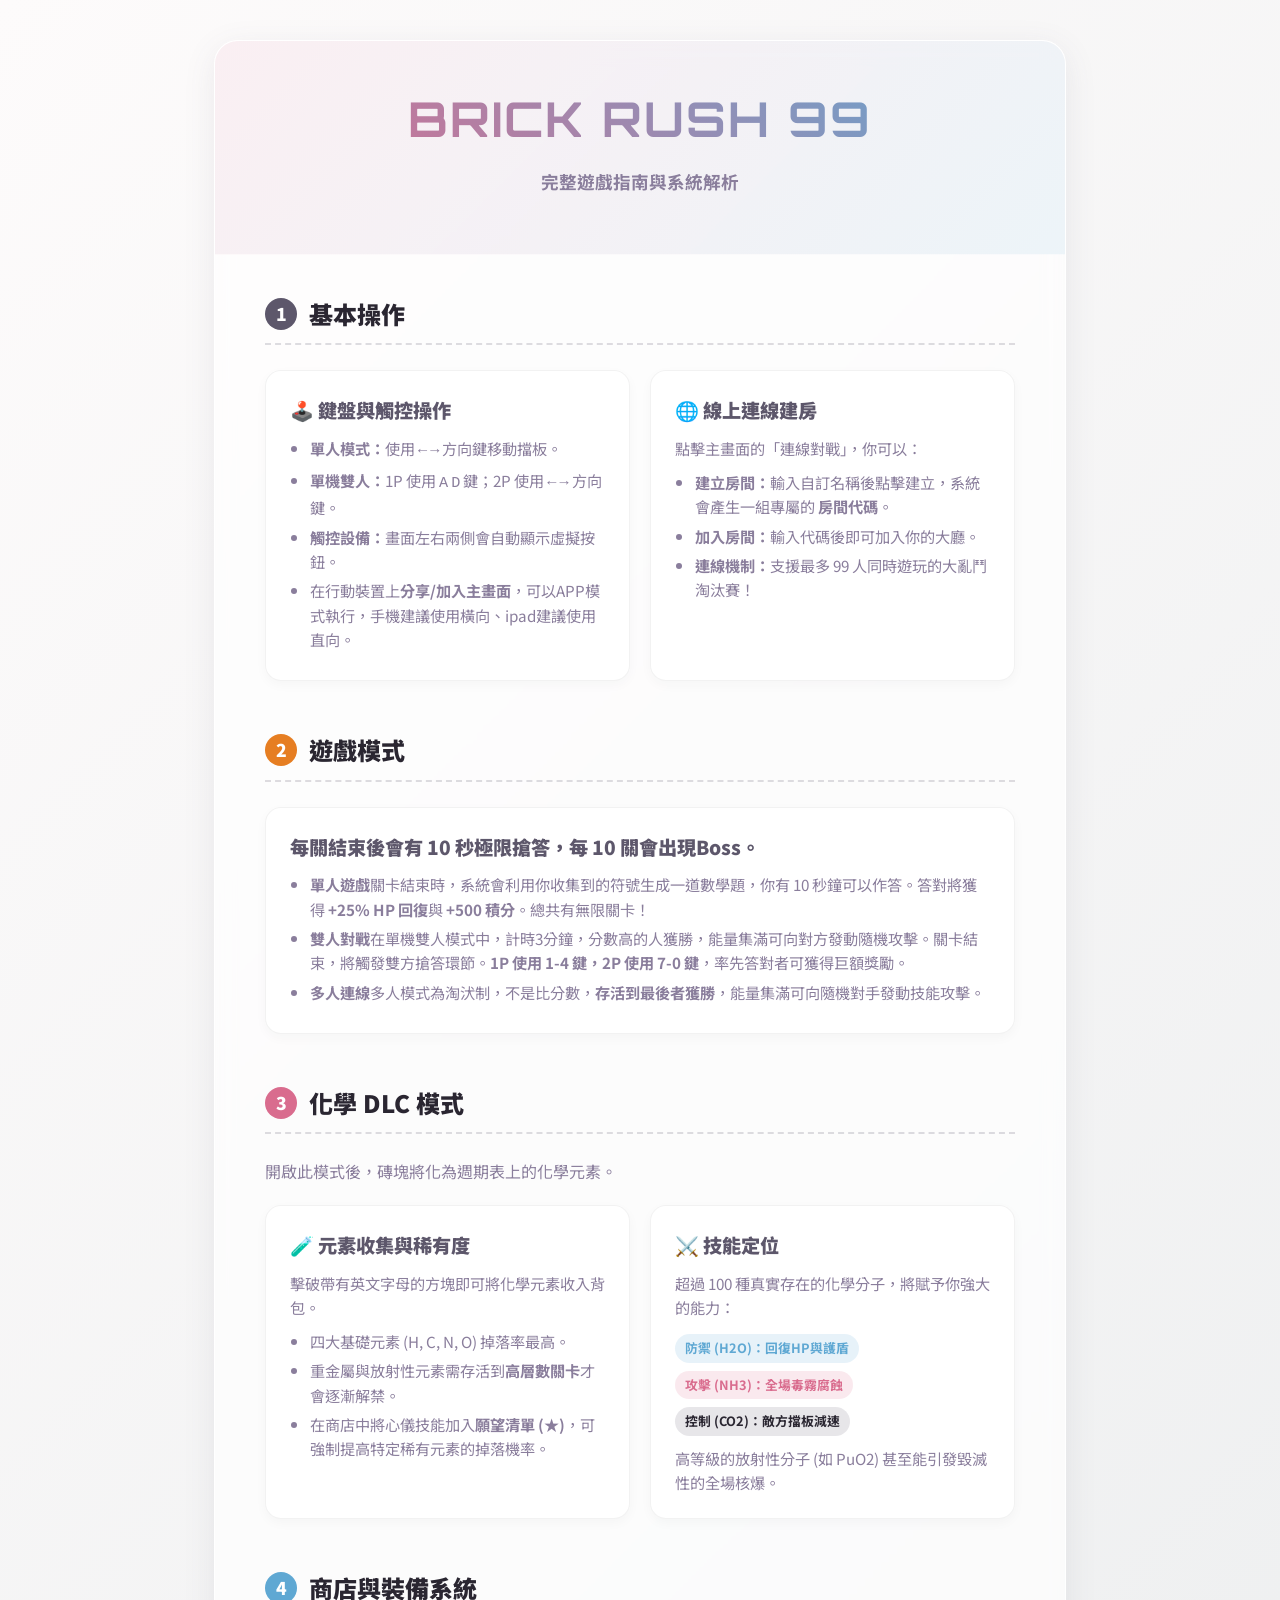
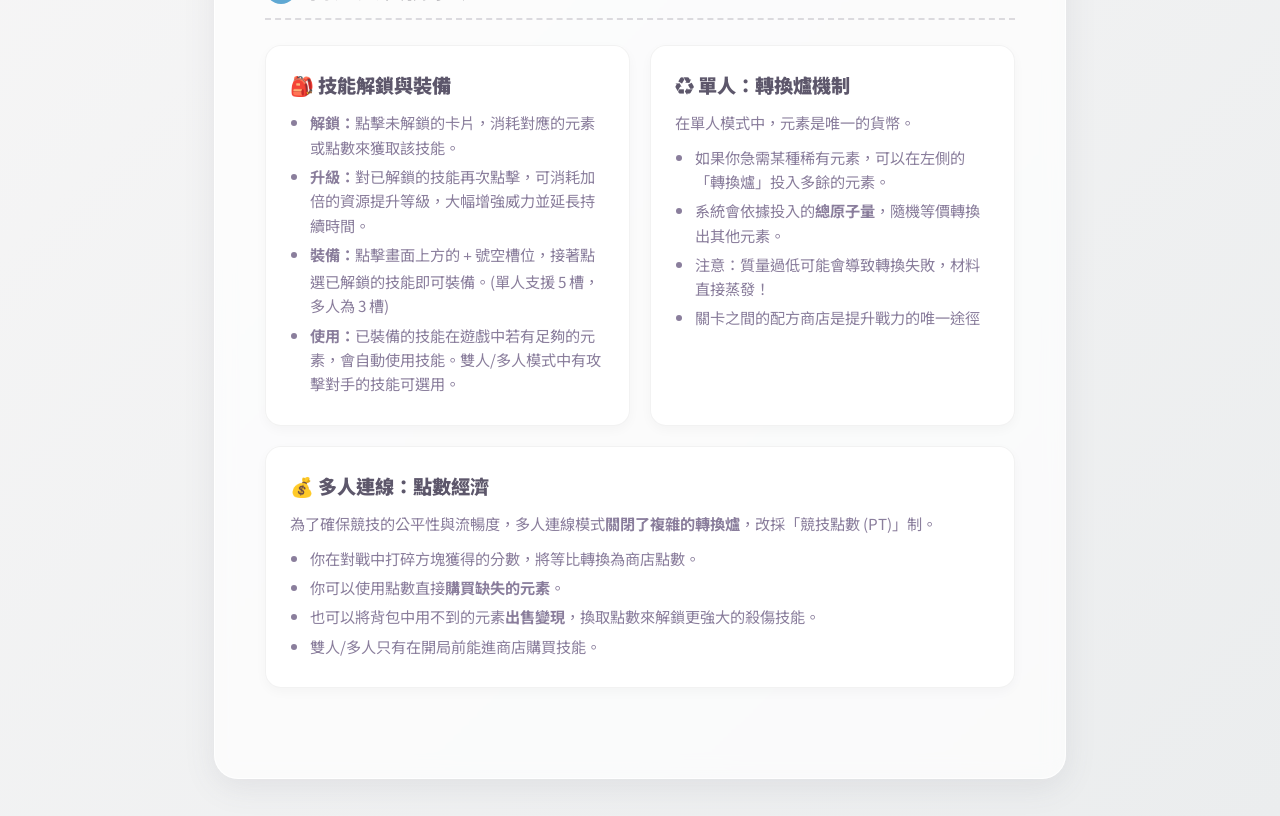
<file: readme.html>
<!doctype html>
<html lang="zh-TW">
  <head>
    <meta charset="UTF-8" />
    <meta name="viewport" content="width=device-width, initial-scale=1.0" />
    <title>Brick Rush 99 - 玩法說明</title>
    <link
      href="https://fonts.googleapis.com/css2?family=Noto+Sans+TC:wght@400;700;900&family=Orbitron:wght@700;900&display=swap"
      rel="stylesheet" />
    <style>
      :root {
        --primary-pink: #d96c8e;
        --primary-blue: #5fa8d3;
        --bg-dark: #2a2631;
        --text-main: #5d576b;
        --text-light: #8a7e9c;
      }

      body {
        margin: 0;
        padding: 0;
        font-family: "Noto Sans TC", sans-serif;
        background: linear-gradient(135deg, #fdfbfb 0%, #ebedee 100%);
        color: var(--text-main);
        line-height: 1.6;
        display: flex;
        justify-content: center;
        min-height: 100vh;
      }

      .container {
        width: 100%;
        max-width: 850px;
        margin: 40px 20px;
        background: rgba(255, 255, 255, 0.7);
        backdrop-filter: blur(10px);
        border-radius: 24px;
        box-shadow: 0 8px 32px rgba(93, 87, 107, 0.1);
        border: 1px solid rgba(255, 255, 255, 0.8);
        overflow: hidden;
      }

      .header {
        background: linear-gradient(
          135deg,
          rgba(217, 108, 142, 0.1),
          rgba(95, 168, 211, 0.1)
        );
        padding: 40px 30px;
        text-align: center;
        border-bottom: 1px solid rgba(255, 255, 255, 0.6);
      }

      .header h1 {
        font-family: "Orbitron", sans-serif;
        font-size: 3rem;
        margin: 0;
        background: -webkit-linear-gradient(
          45deg,
          var(--primary-pink),
          var(--primary-blue)
        );
        -webkit-background-clip: text;
        -webkit-text-fill-color: transparent;
        letter-spacing: 2px;
      }

      .header p {
        font-weight: 700;
        color: var(--text-light);
        margin-top: 10px;
        font-size: 1.1rem;
      }

      .content {
        padding: 40px 50px;
      }

      .section {
        margin-bottom: 50px;
        animation: fadeIn 0.8s ease-out forwards;
        opacity: 0;
        transform: translateY(20px);
      }

      .section:nth-child(1) {
        animation-delay: 0.1s;
      }
      .section:nth-child(2) {
        animation-delay: 0.2s;
      }
      .section:nth-child(3) {
        animation-delay: 0.3s;
      }
      .section:nth-child(4) {
        animation-delay: 0.4s;
      }

      @keyframes fadeIn {
        to {
          opacity: 1;
          transform: translateY(0);
        }
      }

      .section-title {
        font-size: 1.5rem;
        font-weight: 900;
        display: flex;
        align-items: center;
        gap: 12px;
        margin-bottom: 25px;
        color: var(--bg-dark);
        border-bottom: 2px dashed rgba(93, 87, 107, 0.2);
        padding-bottom: 10px;
      }

      .number-badge {
        display: flex;
        justify-content: center;
        align-items: center;
        width: 32px;
        height: 32px;
        background: var(--bg-dark);
        color: white;
        border-radius: 50%;
        font-size: 1.1rem;
      }

      .section:nth-child(1) .number-badge {
        background: var(--text-main);
      }
      .section:nth-child(2) .number-badge {
        background: #e67e22;
      }
      .section:nth-child(3) .number-badge {
        background: var(--primary-pink);
      }
      .section:nth-child(4) .number-badge {
        background: var(--primary-blue);
      }

      .card-grid {
        display: grid;
        grid-template-columns: repeat(auto-fit, minmax(320px, 1fr));
        gap: 20px;
      }

      .card {
        background: white;
        padding: 24px;
        border-radius: 16px;
        box-shadow: 0 4px 12px rgba(0, 0, 0, 0.03);
        border: 1px solid rgba(0, 0, 0, 0.05);
        transition:
          transform 0.2s ease,
          box-shadow 0.2s ease;
      }

      .card:hover {
        transform: translateY(-3px);
        box-shadow: 0 8px 24px rgba(93, 87, 107, 0.1);
      }

      .card h3 {
        margin: 0 0 10px 0;
        font-size: 1.2rem;
        font-weight: 900;
        display: flex;
        align-items: center;
        gap: 8px;
      }

      .card p {
        margin: 0;
        color: var(--text-light);
        font-size: 0.95rem;
      }

      .card ul {
        margin: 10px 0 0 0;
        padding-left: 20px;
        color: var(--text-light);
        font-size: 0.95rem;
      }

      .card li {
        margin-bottom: 5px;
      }

      .tag-container {
        display: flex;
        flex-wrap: wrap;
        gap: 8px;
        margin-top: 15px;
      }

      .tag {
        font-size: 0.8rem;
        font-weight: 700;
        padding: 4px 10px;
        border-radius: 20px;
        background: #f0f0f0;
        color: var(--text-main);
      }

      .tag.pink {
        background: rgba(217, 108, 142, 0.15);
        color: var(--primary-pink);
      }
      .tag.blue {
        background: rgba(95, 168, 211, 0.15);
        color: var(--primary-blue);
      }
      .tag.dark {
        background: rgba(93, 87, 107, 0.15);
        color: var(--bg-dark);
      }

      .btn-return {
        display: block;
        width: 200px;
        margin: 50px auto 0;
        padding: 14px 24px;
        text-align: center;
        background: var(--bg-dark);
        color: white;
        text-decoration: none;
        font-weight: 900;
        border-radius: 30px;
        transition:
          background 0.2s,
          transform 0.2s;
        font-size: 1.1rem;
      }

      .btn-return:hover {
        background: var(--text-main);
        transform: scale(1.05);
      }

      @media (max-width: 600px) {
        .content {
          padding: 30px 20px;
        }
        .header h1 {
          font-size: 2.2rem;
        }
        .card-grid {
          grid-template-columns: 1fr;
        }
      }
    </style>
  </head>
  <body>
    <div class="container">
      <div class="header">
        <h1>BRICK RUSH 99</h1>
        <p>完整遊戲指南與系統解析</p>
      </div>

      <div class="content">
        <!-- 1. 基本操作說明 -->
        <div class="section">
          <div class="section-title">
            <span class="number-badge">1</span> 基本操作
          </div>
          <div class="card-grid">
            <div class="card">
              <h3>🕹️ 鍵盤與觸控操作</h3>
              <ul>
                <li>
                  <b>單人模式：</b>使用 <code>←</code>
                  <code>→</code> 方向鍵移動擋板。
                </li>
                <li>
                  <b>單機雙人：</b>1P 使用 <code>A</code> <code>D</code> 鍵；2P
                  使用 <code>←</code> <code>→</code> 方向鍵。
                </li>
                <li><b>觸控設備：</b>畫面左右兩側會自動顯示虛擬按鈕。</li>
                <li>在行動裝置上<b>分享/加入主畫面</b>，可以APP模式執行，手機建議使用橫向、ipad建議使用直向。</li>
              </ul>
            </div>
            <div class="card">
              <h3>🌐 線上連線建房</h3>
              <p>點擊主畫面的「連線對戰」，你可以：</p>
              <ul>
                <li>
                  <b>建立房間：</b>輸入自訂名稱後點擊建立，系統會產生一組專屬的
                  <b>房間代碼</b>。
                </li>
                <li><b>加入房間：</b>輸入代碼後即可加入你的大廳。</li>
                <li><b>連線機制：</b>支援最多 99 人同時遊玩的大亂鬥淘汰賽！</li>
              </ul>
            </div>
          </div>
        </div>

        <!-- 2. 基本模式的數學加分 -->
        <div class="section">
          <div class="section-title">
            <span class="number-badge">2</span> 遊戲模式
          </div>
          <div class="card">
            <h3>每關結束後會有 10 秒極限搶答，每 10 關會出現Boss。</h3>

            <ul style="margin-top: 10px">
              <li>
                <b>單人遊戲</b
                >關卡結束時，系統會利用你收集到的符號生成一道數學題，你有 10
                秒鐘可以作答。答對將獲得 <b>+25% HP 回復</b>與
                <b>+500 積分</b>。總共有無限關卡！
              </li>
              <li>
                <b>雙人對戰</b
                >在單機雙人模式中，計時3分鐘，分數高的人獲勝，能量集滿可向對方發動隨機攻擊。關卡結束，將觸發雙方搶答環節。<b
                  >1P 使用 1-4 鍵，2P 使用 7-0 鍵</b
                >，率先答對者可獲得巨額獎勵。
              </li>
              <li>
                <b>多人連線</b
                >多人模式為淘汱制，不是比分數，<b>存活到最後者獲勝</b>，能量集滿可向隨機對手發動技能攻擊。
              </li>
            </ul>
          </div>
        </div>

        <!-- 3. 化學 DLC 介紹 -->
        <div class="section">
          <div class="section-title">
            <span class="number-badge">3</span> 化學 DLC 模式
          </div>
          <p style="color: var(--text-light); margin-bottom: 20px">
            開啟此模式後，磚塊將化為週期表上的化學元素。
          </p>
          <div class="card-grid">
            <div class="card">
              <h3>🧪 元素收集與稀有度</h3>
              <p>擊破帶有英文字母的方塊即可將化學元素收入背包。</p>
              <ul>
                <li>四大基礎元素 (H, C, N, O) 掉落率最高。</li>
                <li>
                  重金屬與放射性元素需存活到<b>高層數關卡</b>才會逐漸解禁。
                </li>
                <li>
                  在商店中將心儀技能加入<b>願望清單 (★)</b
                  >，可強制提高特定稀有元素的掉落機率。
                </li>
              </ul>
            </div>
            <div class="card">
              <h3>⚔️ 技能定位</h3>
              <p>超過 100 種真實存在的化學分子，將賦予你強大的能力：</p>
              <div class="tag-container">
                <span class="tag blue">防禦 (H2O)：回復HP與護盾</span>
                <span class="tag pink">攻擊 (NH3)：全場毒霧腐蝕</span>
                <span class="tag dark">控制 (CO2)：敵方擋板減速</span>
              </div>
              <p style="margin-top: 10px">
                高等級的放射性分子 (如 PuO2) 甚至能引發毀滅性的全場核爆。
              </p>
            </div>
          </div>
        </div>

        <!-- 4. 商店說明 -->
        <div class="section">
          <div class="section-title">
            <span class="number-badge">4</span> 商店與裝備系統
          </div>
          <div class="card-grid">
            <div class="card">
              <h3>🎒 技能解鎖與裝備</h3>
              <ul>
                <li>
                  <b>解鎖：</b
                  >點擊未解鎖的卡片，消耗對應的元素或點數來獲取該技能。
                </li>
                <li>
                  <b>升級：</b
                  >對已解鎖的技能再次點擊，可消耗加倍的資源提升等級，大幅增強威力並延長持續時間。
                </li>
                <li>
                  <b>裝備：</b>點擊畫面上方的
                  <code>+</code>
                  號空槽位，接著點選已解鎖的技能即可裝備。(單人支援 5 槽，多人為
                  3 槽)
                </li>
                <li>
                  <b>使用：</b
                  >已裝備的技能在遊戲中若有足夠的元素，會自動使用技能。雙人/多人模式中有攻擊對手的技能可選用。
                </li>
              </ul>
            </div>
            <div class="card">
              <h3>♻️ 單人：轉換爐機制</h3>
              <p>在單人模式中，元素是唯一的貨幣。</p>
              <ul>
                <li>
                  如果你急需某種稀有元素，可以在左側的「轉換爐」投入多餘的元素。
                </li>
                <li>
                  系統會依據投入的<b>總原子量</b>，隨機等價轉換出其他元素。
                </li>
                <li>注意：質量過低可能會導致轉換失敗，材料直接蒸發！</li>
                <li>關卡之間的配方商店是提升戰力的唯一途徑</li>
              </ul>
            </div>
            <div class="card" style="grid-column: 1 / -1">
              <h3>💰 多人連線：點數經濟</h3>
              <p>
                為了確保競技的公平性與流暢度，多人連線模式<b>關閉了複雜的轉換爐</b>，改採「競技點數
                (PT)」制。
              </p>
              <ul>
                <li>你在對戰中打碎方塊獲得的分數，將等比轉換為商店點數。</li>
                <li>你可以使用點數直接<b>購買缺失的元素</b>。</li>
                <li>
                  也可以將背包中用不到的元素<b>出售變現</b>，換取點數來解鎖更強大的殺傷技能。
                </li>
                <li>雙人/多人只有在開局前能進商店購買技能。</li>
              </ul>
            </div>
          </div>
        </div>
      </div>
    </div>
  </body>
</html>
</file>
